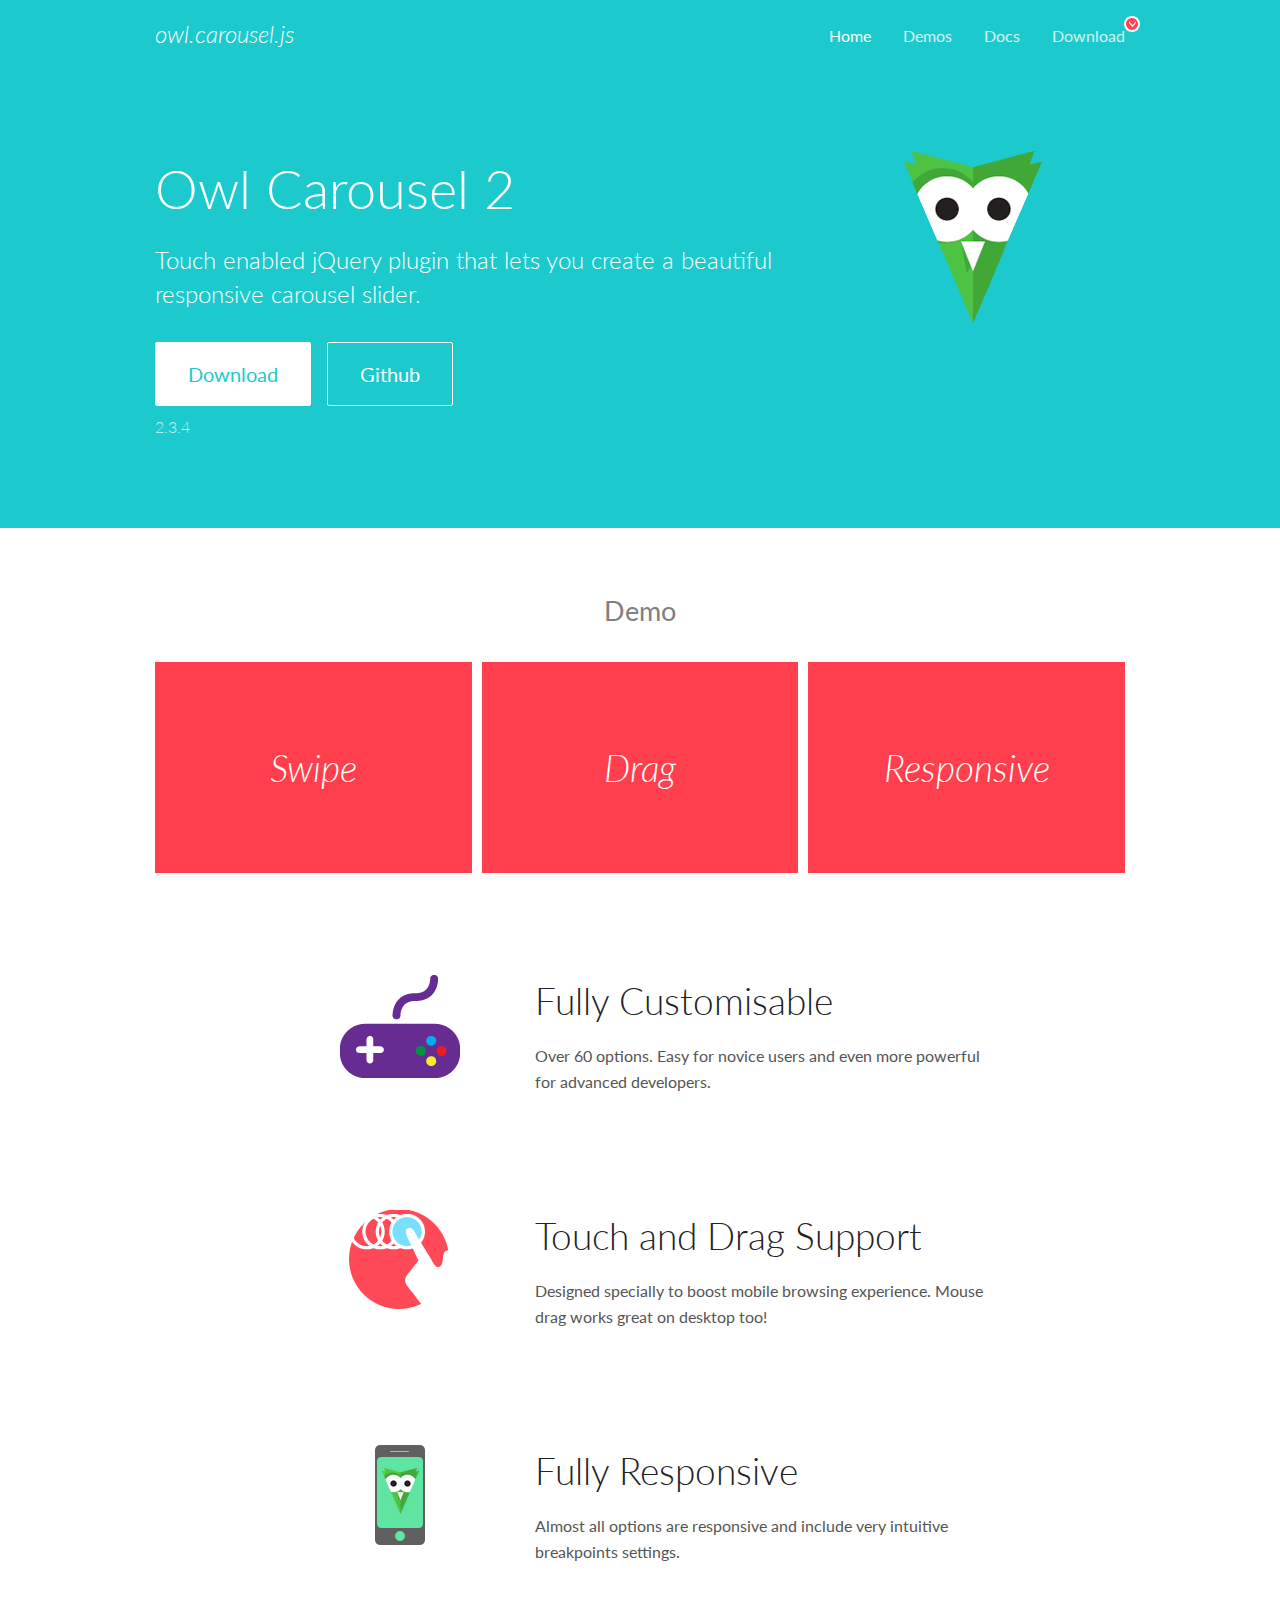
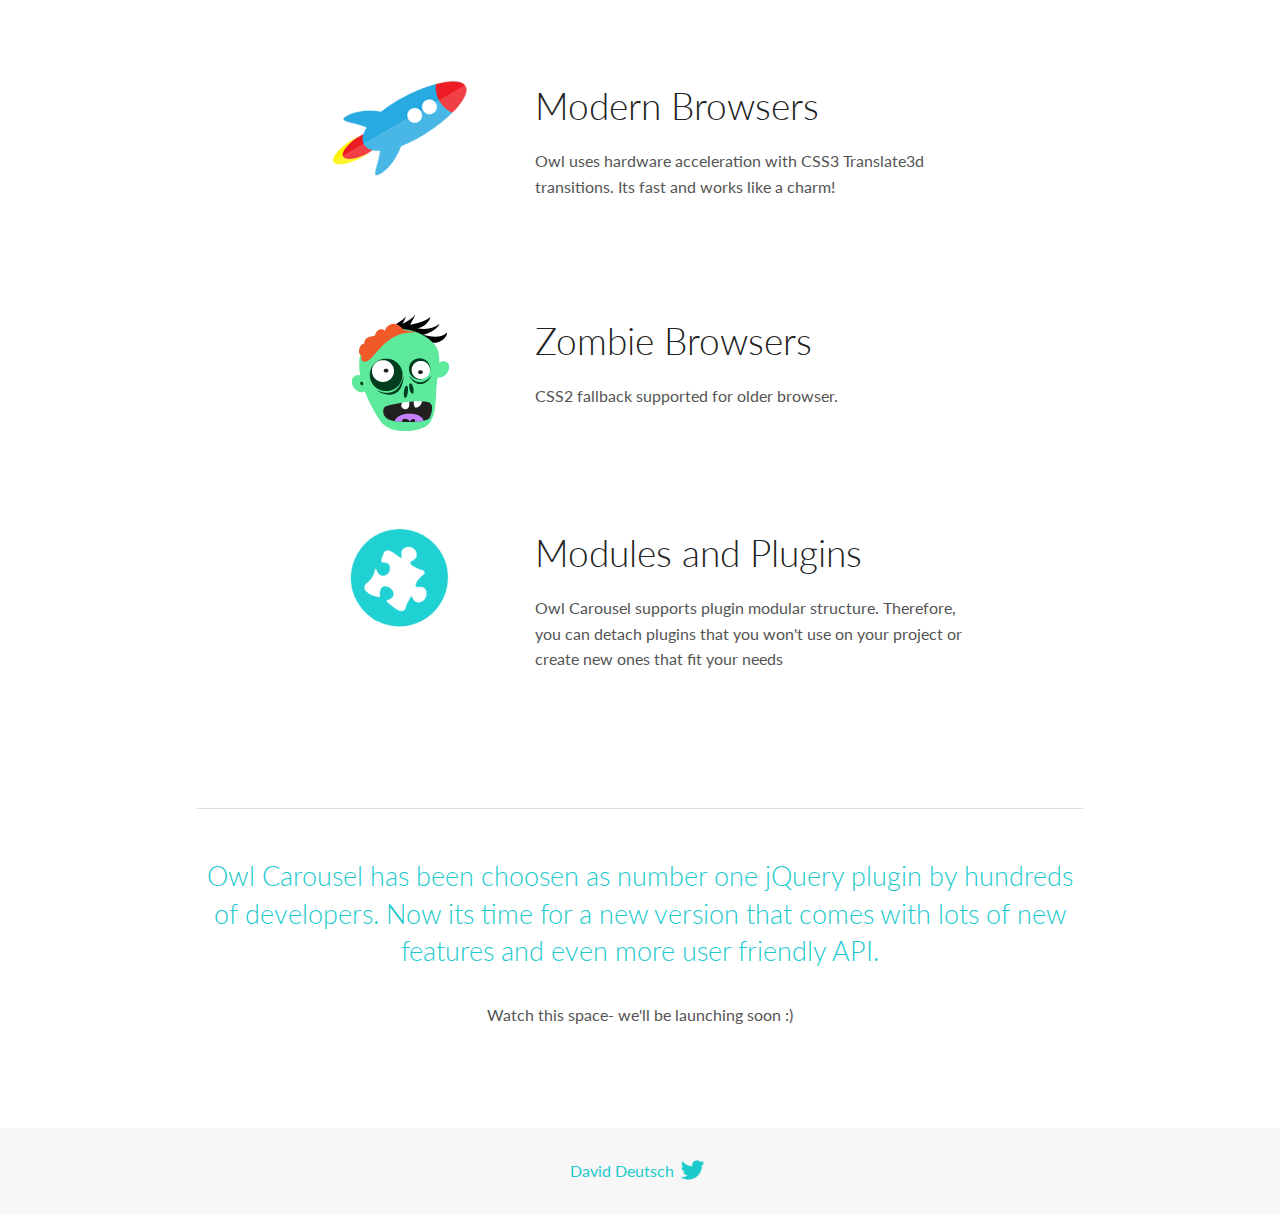
<file: OwlCarousel2-2.3.4/docs/index.html>
<!DOCTYPE html>
<html lang="en">
  <head>

    <!-- head -->
    <meta charset="utf-8">
    <meta name="msapplication-tap-highlight" content="no" />
    <meta name="viewport" content="width=device-width, initial-scale=1.0" />
    <meta name="description" content="Touch enabled jQuery plugin that lets you create beautiful responsive carousel slider.">
    <meta name="author" content="David Deutsch">
    <title>
      Home | Owl Carousel | 2.3.4
    </title>

    <!-- Stylesheets -->
    <link href='https://fonts.googleapis.com/css?family=Lato:300,400,700,400italic,300italic' rel='stylesheet' type='text/css'>
    <link rel="stylesheet" href="assets/css/docs.theme.min.css">

    <!-- Owl Stylesheets -->
    <link rel="stylesheet" href="assets/owlcarousel/assets/owl.carousel.min.css">
    <link rel="stylesheet" href="assets/owlcarousel/assets/owl.theme.default.min.css">

    <!-- HTML5 shim and Respond.js IE8 support of HTML5 elements and media queries -->

    <!--[if lt IE 9]>
      <script src="https://oss.maxcdn.com/libs/html5shiv/3.7.0/html5shiv.js"></script>
      <script src="https://oss.maxcdn.com/libs/respond.js/1.3.0/respond.min.js"></script>
    <![endif]-->

    <!-- Favicons -->
    <link rel="apple-touch-icon-precomposed" sizes="144x144" href="assets/ico/apple-touch-icon-144-precomposed.png">
    <link rel="shortcut icon" href="assets/ico/favicon.png">
    <link rel="shortcut icon" href="favicon.ico">

    <!-- Yeah i know js should not be in header. Its required for demos.-->

    <!-- javascript -->
    <script src="assets/vendors/jquery.min.js"></script>
    <script src="assets/owlcarousel/owl.carousel.js"></script>
  </head>
  <body>

    <!-- header -->
    <header class="header">
      <div class="row">
        <div class="large-12 columns">
          <div class="brand left">
            <h3>
              <a href="/OwlCarousel2/">owl.carousel.js</a> 
            </h3>
          </div>
          <a id="toggle-nav" class="right">
            <span></span> <span></span> <span></span> 
          </a> 
          <div class="nav-bar">
            <ul class="clearfix">
              <li class="active">
                <a href="/OwlCarousel2/index.html">Home</a> 
              </li>
              <li> <a href="/OwlCarousel2/demos/demos.html">Demos</a>  </li>
              <li> <a href="/OwlCarousel2/docs/started-welcome.html">Docs</a>  </li>
              <li>
                <a href="https://github.com/OwlCarousel2/OwlCarousel2/archive/2.3.4.zip">Download</a> 
                <span class="download"></span> 
              </li>
            </ul>
          </div>
        </div>
      </div>
    </header>

    <!-- home panel -->
    <section id="hero">
      <div class="row">
        <div class="large-8 medium-8 columns">
          <h1>Owl Carousel 2</h1>
          <h4>Touch enabled jQuery plugin that lets you create a beautiful responsive carousel slider.</h4>
          <a href="https://github.com/OwlCarousel2/OwlCarousel2/archive/2.3.4.zip" class="hero-button">Download</a> 
          <a href="https://github.com/OwlCarousel2/OwlCarousel2" class="hero-button outline">Github</a> 
          <p>2.3.4</p>
        </div>
        <div class="large-4 medium-4 columns">
          <img class="owl-logo" src="assets/img/owl-logo.png" alt="mr. Owl">
        </div>
      </div>
    </section>

    <!-- body -->
    <div class="home-demo">
      <div class="row">
        <div class="large-12 columns">
          <h3>Demo</h3>
          <div class="owl-carousel">
            <div class="item">
              <h2>Swipe</h2>
            </div>
            <div class="item">
              <h2>Drag</h2>
            </div>
            <div class="item">
              <h2>Responsive</h2>
            </div>
            <div class="item">
              <h2>CSS3</h2>
            </div>
            <div class="item">
              <h2>Fast</h2>
            </div>
            <div class="item">
              <h2>Easy</h2>
            </div>
            <div class="item">
              <h2>Free</h2>
            </div>
            <div class="item">
              <h2>Upgradable</h2>
            </div>
            <div class="item">
              <h2>Tons of options</h2>
            </div>
            <div class="item">
              <h2>Infinity</h2>
            </div>
            <div class="item">
              <h2>Auto Width</h2>
            </div>
          </div>
        </div>
      </div>
    </div>
    <script>
      var owl = $('.owl-carousel');
      owl.owlCarousel({
        margin: 10,
        loop: true,
        responsive: {
          0: {
            items: 1
          },
          600: {
            items: 2
          },
          1000: {
            items: 3
          }
        }
      })
    </script>

    <!-- features -->
    <div id="features">
      <div class="row">
        <div class="small-12 medium-9 small-centered columns">
          <section class="row feature">
            <div class="medium-4 small-12 columns">
              <img src="assets/img/feature-options.png" alt="">
            </div>
            <div class="medium-8 small-12 columns">
              <h2>Fully Customisable</h2>
              <p>Over 60 options. Easy for novice users and even more powerful for advanced developers.</p>
            </div>
          </section>
          <section class="row feature">
            <div class="medium-4 small-12 columns">
              <img src="assets/img/feature-drag.png" alt="">
            </div>
            <div class="medium-8 small-12 columns">
              <h2>Touch and Drag Support</h2>
              <p>Designed specially to boost mobile browsing experience. Mouse drag works great on desktop too!</p>
            </div>
          </section>
          <section class="row feature">
            <div class="medium-4 small-12 columns">
              <img src="assets/img/feature-responsive.png" alt="">
            </div>
            <div class="medium-8 small-12 columns">
              <h2>Fully Responsive</h2>
              <p>Almost all options are responsive and include very intuitive breakpoints settings.</p>
            </div>
          </section>
          <section class="row feature">
            <div class="medium-4 small-12 columns">
              <img src="assets/img/feature-modern.png" alt="">
            </div>
            <div class="medium-8 small-12 columns">
              <h2>Modern Browsers</h2>
              <p>Owl uses hardware acceleration with CSS3 Translate3d transitions. Its fast and works like a charm! </p>
            </div>
          </section>
          <section class="row feature">
            <div class="medium-4 small-12 columns">
              <img src="assets/img/feature-zombie.png" alt="">
            </div>
            <div class="medium-8 small-12 columns">
              <h2>Zombie Browsers</h2>
              <p>CSS2 fallback supported for older browser.</p>
            </div>
          </section>
          <section class="row feature">
            <div class="medium-4 small-12 columns">
              <img src="assets/img/feature-module.png" alt="">
            </div>
            <div class="medium-8 small-12 columns">
              <h2>Modules and Plugins</h2>
              <p>Owl Carousel supports plugin modular structure. Therefore, you can detach plugins that you won&#x27;t use on your project or create new ones that fit your needs</p>
            </div>
          </section>
        </div>
      </div>
    </div>

    <!-- footer -->
    <section id="teaser-text">
      <div class="row">
        <div class="small-12 medium-11 small-centered columns">
          <hr>
          <h3 id="owl-carousel-has-been-choosen-as-number-one-jquery-plugin-by-hundreds-of-developers-now-its-time-for-a-new-version-that-comes-with-lots-of-new-features-and-even-more-user-friendly-api-">Owl Carousel has been choosen as number one jQuery plugin by hundreds of developers. Now its time for a new version that comes with lots of new features and even more user friendly API.</h3>
          <p>Watch this space- we&#39;ll be launching soon :)</p>
        </div>
      </div>
    </section>

    <!-- footer -->
    <footer class="footer">
      <div class="row">
        <div class="large-12 columns">
          <h5>
            <a href="/OwlCarousel2/docs/support-contact.html">David Deutsch</a> 
            <a id="custom-tweet-button" href="https://twitter.com/share?url=https://github.com/OwlCarousel2/OwlCarousel2&text=Owl Carousel - This is so awesome! " target="_blank"></a> 
          </h5>
        </div>
      </div>
    </footer>

    <!-- vendors -->
    <script src="assets/vendors/highlight.js"></script>
    <script src="assets/js/app.js"></script>
  </body>
</html>
</file>
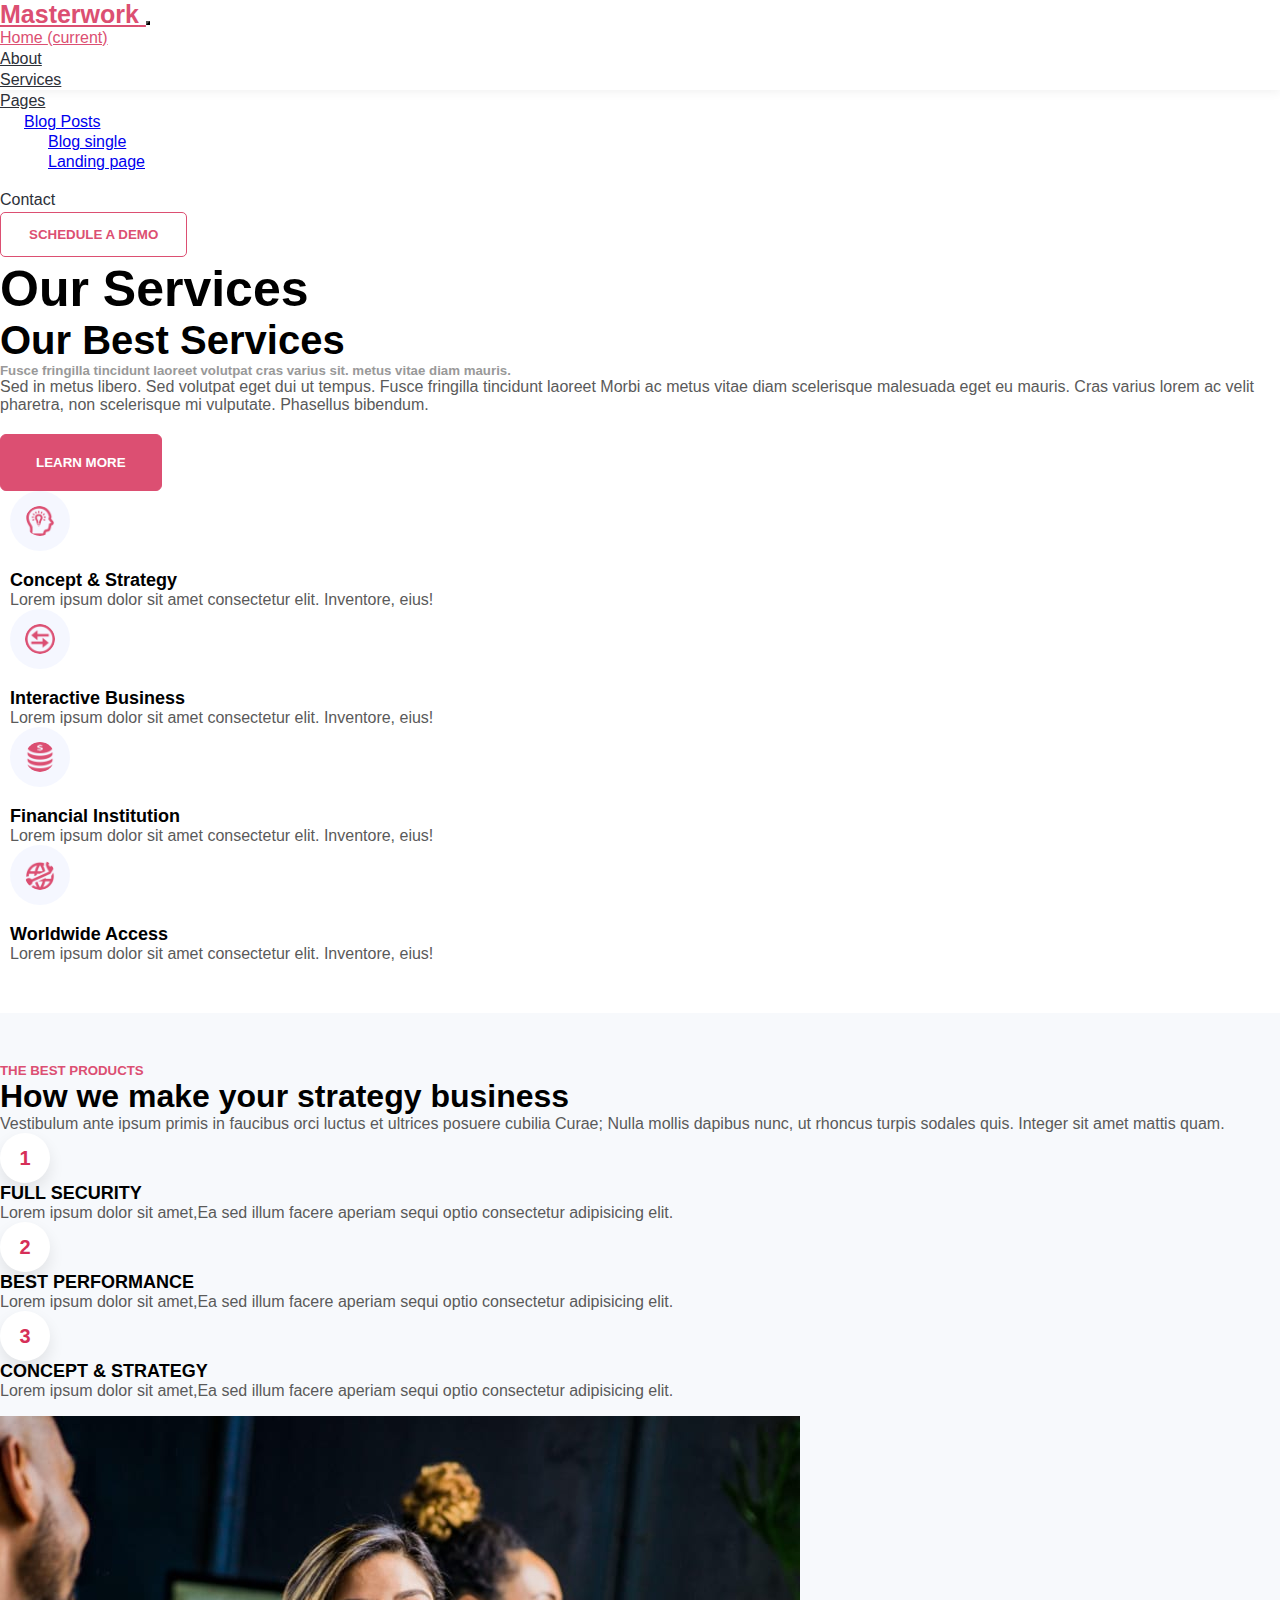
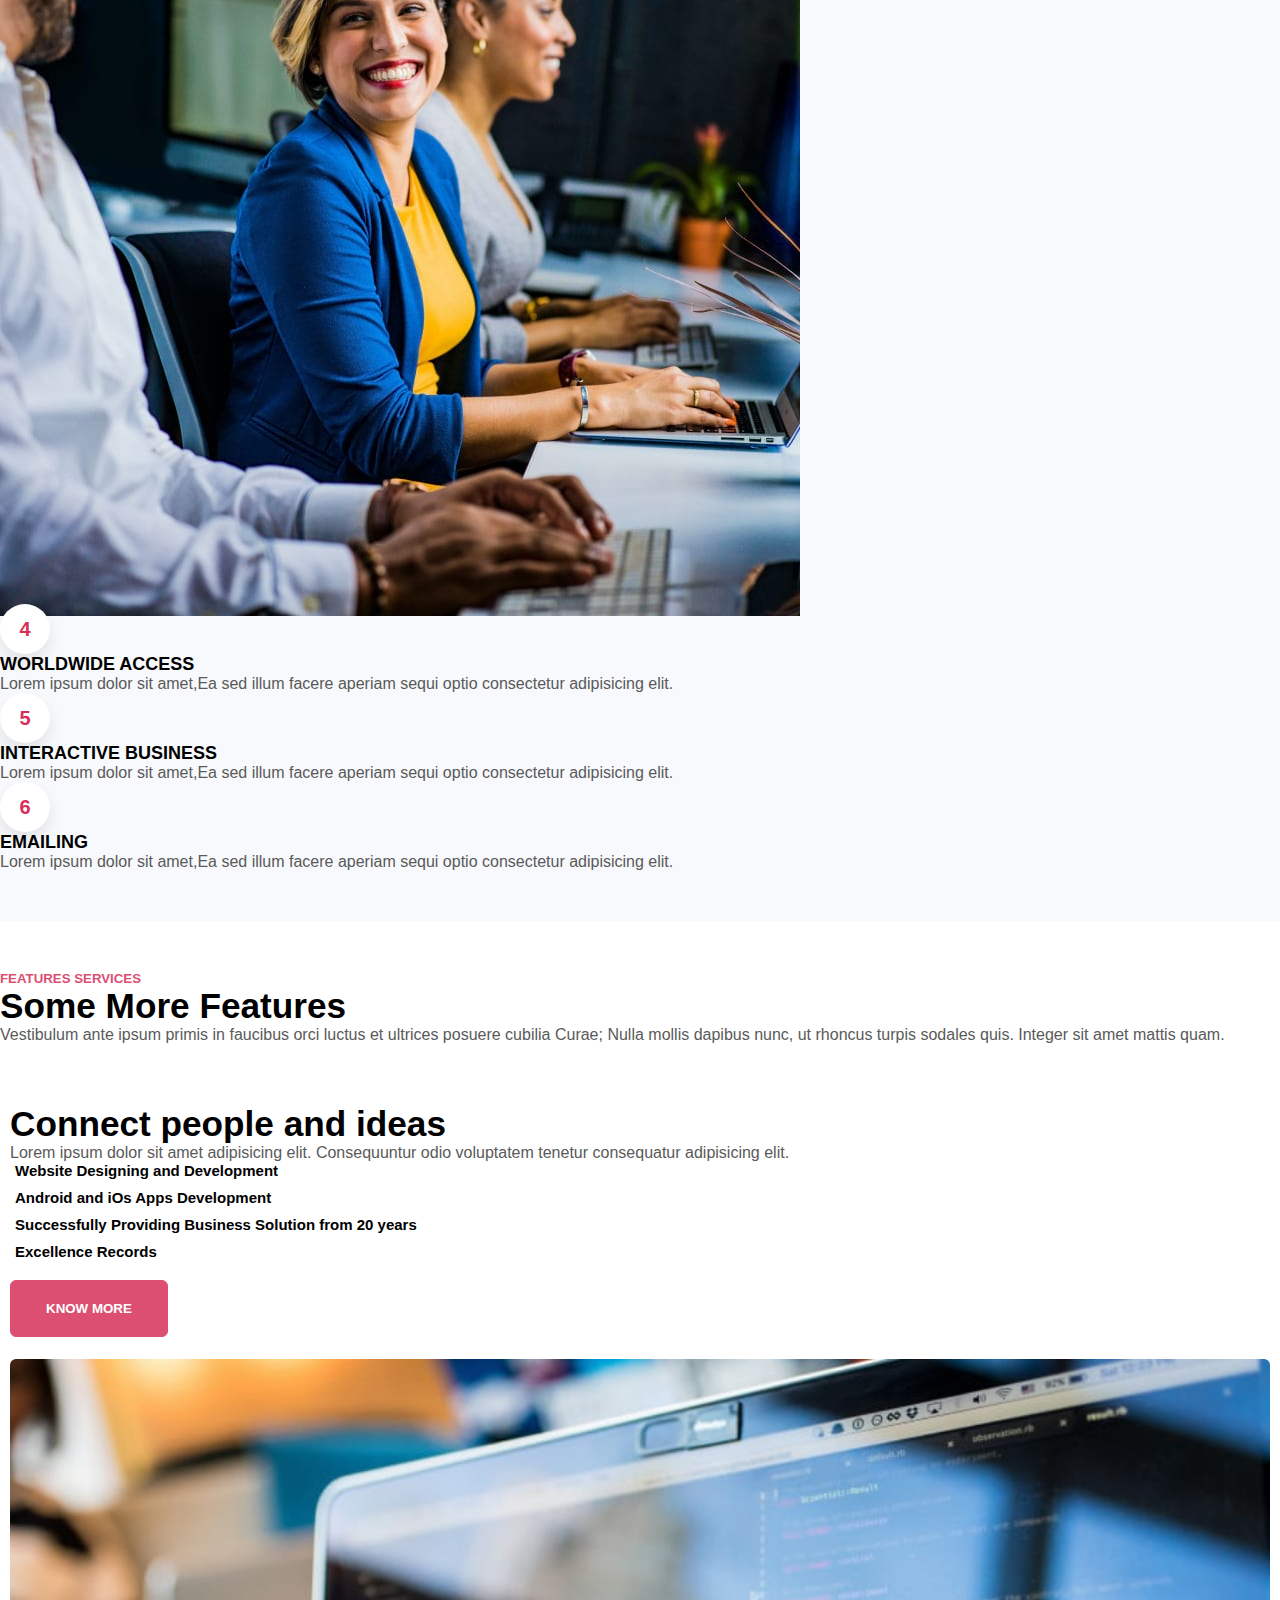
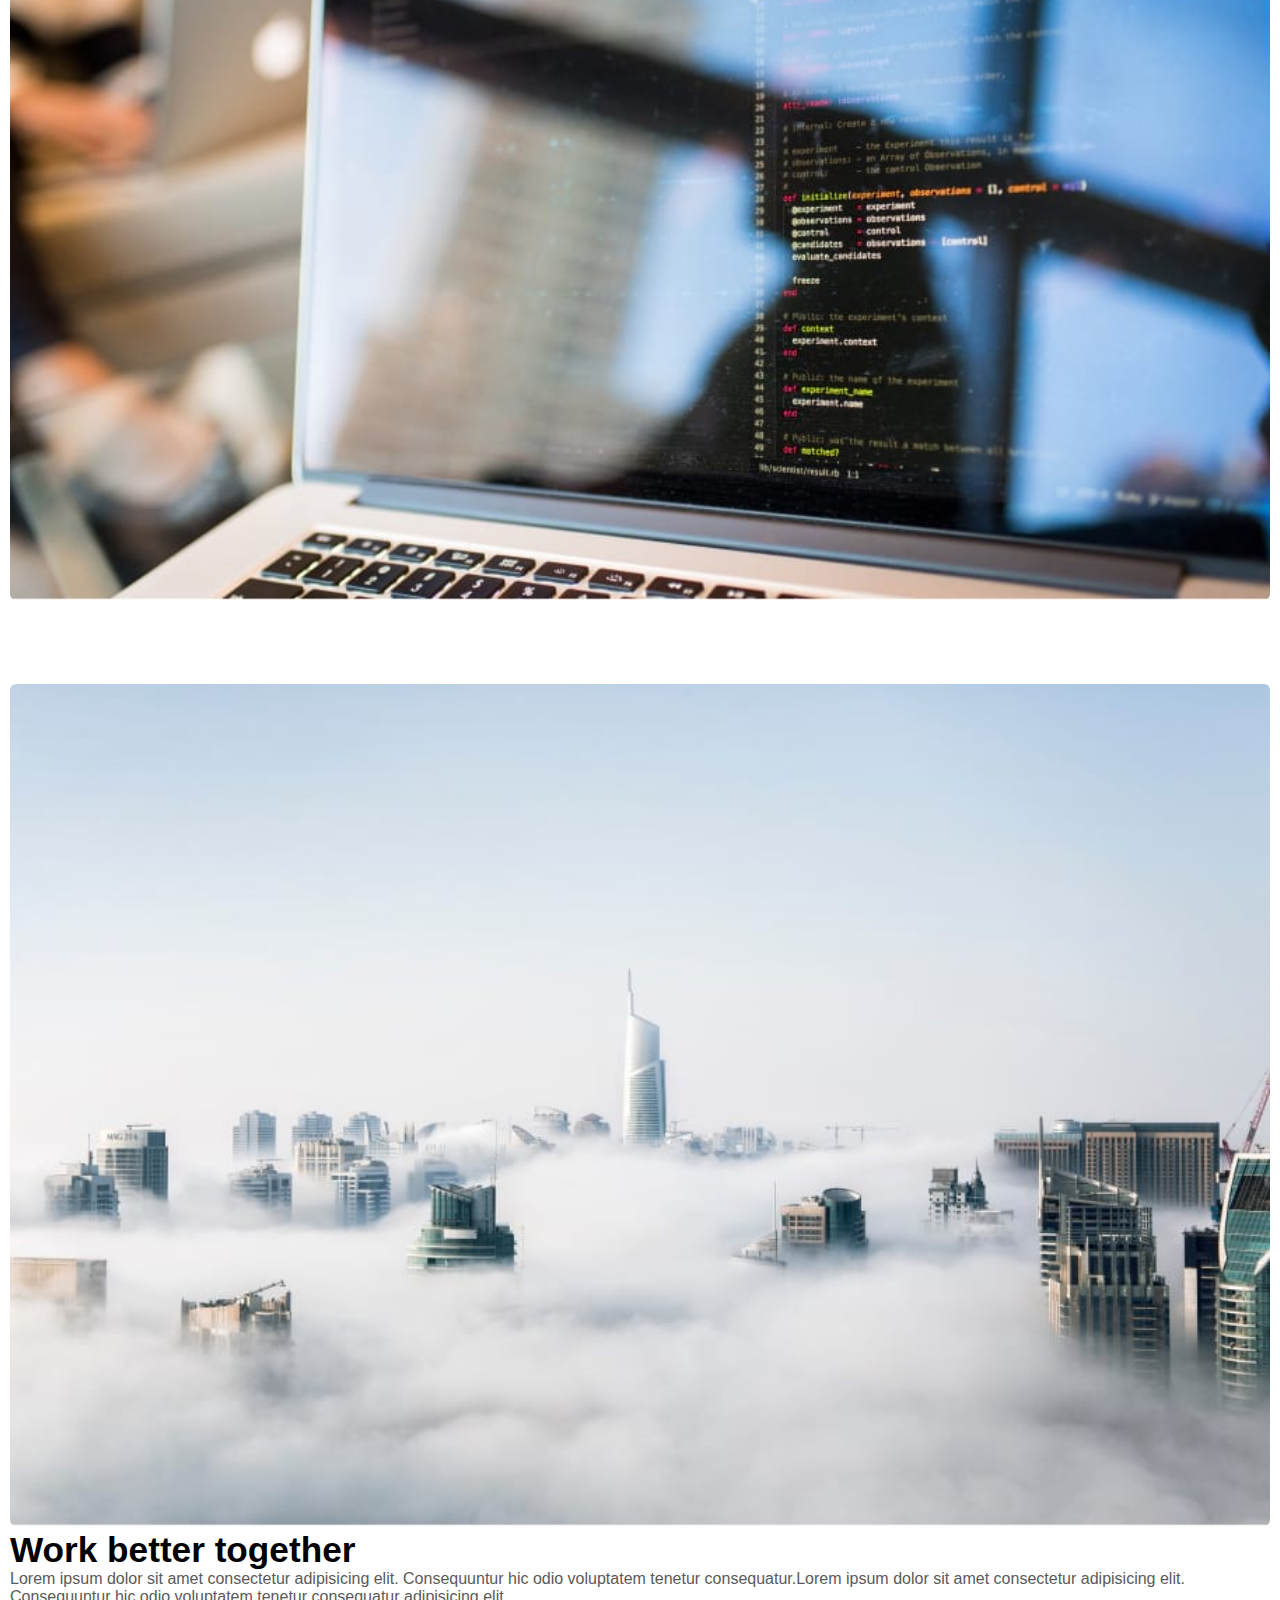
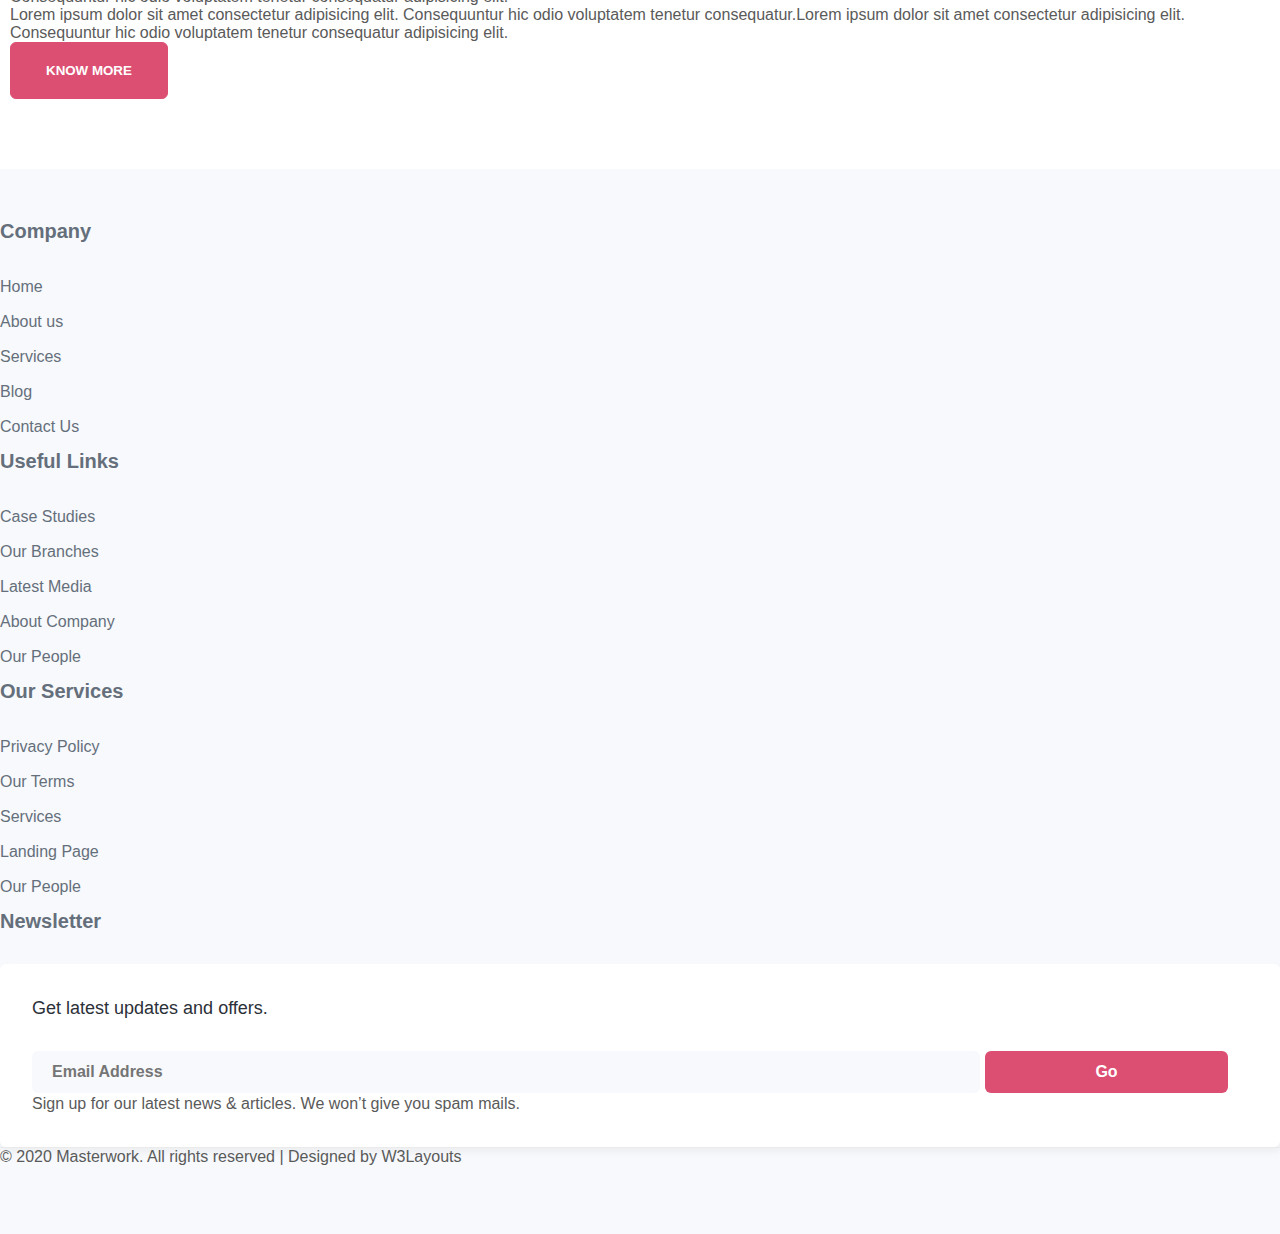
<file: service.html>
<!DOCTYPE html>
<html lang="en">
<head>
    <meta charset="UTF-8">
    <meta http-equiv="X-UA-Compatible" content="IE=edge">
    <meta name="viewport" content="width=device-width, initial-scale=1.0">
    <title>Document</title>
    <!-- Jquery-->
<script src="https://cdn.jsdelivr.net/npm/jquery@3.5.1/dist/jquery.slim.min.js" integrity="sha384-DfXdz2htPH0lsSSs5nCTpuj/zy4C+OGpamoFVy38MVBnE+IbbVYUew+OrCXaRkfj" crossorigin="anonymous"></script>

<!-- BS4 CSS-->
<link rel="stylesheet" href="https://cdn.jsdelivr.net/npm/bootstrap@4.6.2/dist/css/bootstrap.min.css" integrity="sha384-xOolHFLEh07PJGoPkLv1IbcEPTNtaed2xpHsD9ESMhqIYd0nLMwNLD69Npy4HI+N" crossorigin="anonymous">

<!-- Google font -->

<link rel="preconnect" href="https://fonts.googleapis.com">
<link rel="preconnect" href="https://fonts.gstatic.com" crossorigin>
<link href="https://fonts.googleapis.com/css2?family=Hind:wght@300;400;700&display=swap" rel="stylesheet">

<!-- Font awesome -->

<link rel="stylesheet" href="https://cdnjs.cloudflare.com/ajax/libs/font-awesome/6.2.0/css/all.min.css" integrity="sha512-xh6O/CkQoPOWDdYTDqeRdPCVd1SpvCA9XXcUnZS2FmJNp1coAFzvtCN9BmamE+4aHK8yyUHUSCcJHgXloTyT2A==" crossorigin="anonymous" referrerpolicy="no-referrer" />

<!-- Animation -->

<link
    rel="stylesheet"
    href="https://cdnjs.cloudflare.com/ajax/libs/animate.css/4.1.1/animate.min.css"/>

<!-- Owl Carousel -->
<link rel="stylesheet" href="./OwlCarousel2-2.3.4/dist/assets/owl.carousel.min.css" >
<link rel="stylesheet" href="./OwlCarousel2-2.3.4/dist/assets/owl.theme.default.min.css">

<!-- CSS -->
<link rel="stylesheet" href="./CSS/style2.css">
</head>
<body>
    <!-- <span class="one"><i class="fa-solid fa-angles-right"></i></span></a> -->
    <!-- <aside class="aside-wrapper">
      <div>
        <ul>
          <li> <a href="#"> <span><i class="fa-solid fa-angles-right"></i></span></a> </li>
          <hr style="border: 1px solid #a0a5b6; width: 100%;">
          <li> <a href="#"> <i class="fa-solid fa-arrow-left"></i> <br>
            Back </a> </li>
          <li> <a href="#"> <i class="fa-solid fa-download"></i> <br>
            Download </a> </li>
          <li> <a href="#"> <i class="fa-solid fa-cart-shopping"></i> <br>
            Buy </a> </li>
        </ul>
      </div>
      </aside> -->
      <header id="site-header" class="fixed-top">
          <div class="container">
              <nav class="navbar navbar-expand-lg navbar-dark bg-white">
              
                  <a class="navbar-brand" href="#">
                      <i class="fa-regular fa-handshake"></i>
                      <span>Masterwork</span>
                  </a>
                  <button class="navbar-toggler" type="button" data-toggle="collapse" data-target="#portnavbar" aria-controls="navbarSupportedContent" aria-expanded="false" aria-label="Toggle navigation">
                    
                    <span class="navbar_icon navbar_icon2"><i class="fa-solid fa-bars"></i></span>
                  </button>
                
                  <div class="collapse navbar-collapse" id="portnavbar">
                    <ul class="navbar-nav ml-auto align-items-center">
                      <li class="nav-item active">
                        <a class="nav-link home" href="./index.html">Home <span class="sr-only">(current)</span></a>
                      </li>
                      <li class="nav-item">
                        <a class="nav-link" href="./about.html">About</a>
                      </li>
                      <li class="nav-item">
                          <a class="nav-link" href="./service.html">Services</a>
                      </li>
                      <li class="nav-item dropdown">
                        <a class="nav-link dropdown" href="#" role="button" data-toggle="dropdown" aria-expanded="false">
                          Pages
                          <span class="fa fa-angle-down"></span>
                        </a>
                        <div class="dropdown-menu">
                          <a class="dropdown-item" href="#">Blog Posts</a>
                          <a class="dropdown-item" href="#">Blog single</a>
                          <a class="dropdown-item" href="#">Landing page</a>
                        </div>
                      </li>
                      <li class="nav-item">
                          <a class="nav-link">Contact</a>
                      </li>
                      <button class="button1">
                          SCHEDULE A DEMO
                      </button>                                  
                    </ul>            
                      
                  </div>                
              </nav>
          </div>        
      </header>
      <section id="carousel2" class="carousel">
        <div class="container">
            <div class="title text-center mb-5">
                <h1>Our Services</h1>
            </div>
            <div class="row">
                <div class="col-12 col-md-6 carousel__left mb-5">
                    <div class="content">
                        <h3>Our Best Services</h3>
                        <h5 class="mt-4">Fusce fringilla tincidunt laoreet volutpat cras varius sit. metus vitae diam mauris.</h5>
                        <p class="mt-4">Sed in metus libero. Sed volutpat eget dui ut tempus. Fusce fringilla tincidunt laoreet Morbi ac metus vitae diam scelerisque malesuada eget eu mauris. Cras varius lorem ac velit pharetra, non scelerisque mi vulputate. Phasellus bibendum.</p>
                    </div>
                    <div class="button">
                        <button>LEARN MORE</button>
                    </div>
                </div>
                <div class="col-12 col-md-6 carousel__right">
                    <div class="row">
                        <div class="item col-6">
                            <div class="card-body">
                                <img src="./image/service-icon1.png" alt="...">
                                <h4 class="card-title">Concept & Strategy</h4>
                                <p class="card-text">Lorem ipsum dolor sit amet consectetur elit. Inventore, eius!</p>
                              </div>
                        </div>
                        <div class="item col-6">
                            <div class="card-body">
                                <img src="./image/service-icon2.png" alt="...">
                                <h4 class="card-title">Interactive Business</h4>
                                <p class="card-text">Lorem ipsum dolor sit amet consectetur elit. Inventore, eius!</p>
                            </div>
                        </div>
                        <div class="item col-6 mt-5">
                            <div class="card-body">
                                <img src="./image/service-icon3.png" alt="...">
                                <h4 class="card-title">Financial Institution</h4>
                                <p class="card-text">Lorem ipsum dolor sit amet consectetur elit. Inventore, eius!</p>
                            </div>
                        </div>
                        <div class="item col-6 mt-5">
                            <div class="card-body">
                                <img src="./image/service-icon4.png" alt="...">
                                <h4 class="card-title">Worldwide Access</h4>
                                <p class="card-text">Lorem ipsum dolor sit amet consectetur elit. Inventore, eius!</p>
                            </div>
                        </div>
                    </div>
                </div>
            </div>
        </div>
      </section>
      <section id="best2" class="best">
        <div class="container">
            <div class="tittle text-center">
                <h5>THE BEST PRODUCTS</h5>
                <h1>How we make your strategy business</h1>
                <p>Vestibulum ante ipsum primis in faucibus orci luctus et ultrices posuere cubilia Curae; Nulla mollis dapibus nunc, ut rhoncus turpis sodales quis. Integer sit amet mattis quam.</p>
            </div>
            <div class="row">
                <div class="col-12 col-lg-4 mobile-left">
                    <div class="row mobile-left-content mb-lg-5 mb-4">
                        <div class="col-2">
                            <div class="mobileicon">
                                <span>1</span>
                            </div>
                        </div>
                        <div class="col-10">
                            <h6><a href="#">FULL SECURITY</a></h6>
                            <p>Lorem ipsum dolor sit amet,Ea sed illum facere aperiam sequi optio consectetur adipisicing elit.</p>
                        </div>
                    </div>
                    <div class="row mobile-left-content mb-lg-5 mb-4">
                        <div class="col-2">
                            <div class="mobileicon">
                                <span>2</span>
                            </div>
                        </div>
                        <div class="col-10">
                            <h6><a href="#">BEST PERFORMANCE</a></h6>
                            <p>Lorem ipsum dolor sit amet,Ea sed illum facere aperiam sequi optio consectetur adipisicing elit.</p>
                        </div>
                    </div>
                    <div class="row mobile-left-content mb-lg-5 mb-4">
                        <div class="col-2">
                            <div class="mobileicon">
                                <span>3</span>
                            </div>
                        </div>
                        <div class="col-10">
                            <h6><a href="#">CONCEPT & STRATEGY</a></h6>
                            <p>Lorem ipsum dolor sit amet,Ea sed illum facere aperiam sequi optio consectetur adipisicing elit.</p>
                        </div>
                    </div>
                </div>
                <div class="col-12 col-lg-4 text-center mb-5">
                    <img src="./image/service-circle.jpg" class="img-curve rounded-circle service-img img-fluid" alt="">
                </div>
                <div class="col-12 col-lg-4 mobile-right">
                    <div class="row mobile-right-content mb-lg-5 mb-4">
                        <div class="col-2">
                            <div class="mobileicon">
                                <span>4</span>
                            </div>
                        </div>
                        <div class="col-10">
                            <h6><a href="#">WORLDWIDE ACCESS</a></h6>
                            <p>Lorem ipsum dolor sit amet,Ea sed illum facere aperiam sequi optio consectetur adipisicing elit.</p>
                        </div>
                    </div>
                    <div class="row mobile-right-content mb-lg-5 mb-4">
                        <div class="col-2">
                            <div class="mobileicon">
                                <span>5</span>
                            </div>
                        </div>
                        <div class="col-10">
                            <h6><a href="#">INTERACTIVE BUSINESS</a></h6>
                            <p>Lorem ipsum dolor sit amet,Ea sed illum facere aperiam sequi optio consectetur adipisicing elit.</p>
                        </div>
                    </div>
                    <div class="row mobile-right-content mb-lg-5 mb-4">
                        <div class="col-2">
                            <div class="mobileicon">
                                <span>6</span>
                            </div>
                        </div>
                        <div class="col-10">
                            <h6><a href="#">EMAILING</a></h6>
                            <p>Lorem ipsum dolor sit amet,Ea sed illum facere aperiam sequi optio consectetur adipisicing elit.</p>
                        </div>
                    </div>
                </div>
            </div>
        </div>
            
      </section>
      <section id="feature2" class="feature">
        <div class="container">
            <div class="tittle text-center">
                <h5>FEATURES SERVICES</h5>
                <h1>Some More Features</h1>
                <p>Vestibulum ante ipsum primis in faucibus orci luctus et ultrices posuere cubilia Curae; Nulla mollis dapibus nunc, ut rhoncus turpis sodales quis. Integer sit amet mattis quam.</p>
            </div>
            <div class="row">
                <div class="col-12 col-lg-6 text-left">
                    <div class="card card-left">
                        <div class="card-body">
                          <h1 class="card-title">Connect people and ideas</h1>
                          <p class="card-text">Lorem ipsum dolor sit amet adipisicing elit. Consequuntur odio voluptatem tenetur consequatur adipisicing elit.</p>
                          <div class="note">
                              <ul>
                                  <li><span><i class="fa-solid fa-check"></i> Website Designing and Development </span></li>
                                  <li><span><i class="fa-solid fa-check"></i> Android and iOs Apps Development </span></li>
                                  <li><span><i class="fa-solid fa-check"></i> Successfully Providing Business Solution from 20 years </span></li>
                                  <li><span><i class="fa-solid fa-check"></i> Excellence Records </span></li>
                              </ul>                       
                          </div>
                          <button> KNOW MORE </button>
                        </div>
                        <div class="picture">
                            <img src="./image/b1.jpg" alt="">
                        </div>
                    </div>
                </div>
                <div class="col-12 col-lg-6 ">
                    <div class="card card-right">
                        <div class="picture">
                            <img src="./image/b2.jpg" alt="">
                        </div>
                        <div class="card-body text-left">
                          <h1 class="card-title mt-5">Work better together</h1>
                          <p class="card-text">Lorem ipsum dolor sit amet consectetur adipisicing elit. Consequuntur hic odio voluptatem tenetur consequatur.Lorem ipsum dolor sit amet consectetur adipisicing elit. Consequuntur hic odio voluptatem tenetur consequatur adipisicing elit.</p>
                          <p>Lorem ipsum dolor sit amet consectetur adipisicing elit. Consequuntur hic odio voluptatem tenetur consequatur.Lorem ipsum dolor sit amet consectetur adipisicing elit. Consequuntur hic odio voluptatem tenetur consequatur adipisicing elit.</p>
                          <button> KNOW MORE </button>
                        </div>
                    </div>
                </div>
            </div>
        </div>
      </section>
      <section class="footer">
        <div class="container">
          <div class="row">
            <div class="col-lg-6 column">
              <div class="row">
                <div class="col-md-4 column">
                  <h3>Company</h3>
                  <ul class="footer-gd-16">
                    <li><a href="#">Home</a></li>
                    <li><a href="#">About us</a></li>
                    <li><a href="#">Services</a></li>
                    <li><a href="#">Blog</a></li>
                    <li><a href="#">Contact Us</a></li>
                  </ul>
                </div>
                <div class="col-md-4 column mt-md-0 mt-4">
                  <h3>Useful Links</h3>
                  <ul class="footer-gd-16">
                    <li><a href="#">Case Studies</a></li>
                    <li><a href="#">Our Branches</a></li>
                    <li><a href="#">Latest Media</a></li>
                    <li><a href="#">About Company</a></li>
                    <li><a href="#">Our People</a></li>
                  </ul>
                </div>
                <div class="col-md-4 column mt-md-0 mt-4">
                  <h3>Our Services</h3>
                  <ul class="footer-gd-16">
                    <li><a href="#">Privacy Policy</a></li>
                    <li><a href="#">Our Terms</a></li>
                    <li><a href="#">Services</a></li>
                    <li><a href="#">Landing Page</a></li>
                    <li><a href="#">Our People</a></li>
                  </ul>
                </div>
              </div>
            </div>
            <div class="col-lg-6 col-md-12 column pl-lg-5 column4 mt-lg-0 mt-5">
              <h3>Newsletter</h3>
              <div class="end-column">
                <h4>Get latest updates and offers.</h4>
                <form action="#" class="subscribe" method="post">
                  <input type="email" name="email" placeholder="Email Address" required="">
                  <button type="submit">Go</button>
                </form>
                <p><p>Sign up for our latest news &amp; articles. We won’t give you spam mails.</p></p>
              </div>
            </div>
          </div>
          <div class="d-flex below-section justify-content-between align-items-center pt-4 mt-5">
            <div class="columns text-lg-left text-center">
              <p>© 2020 Masterwork. All rights reserved | Designed by W3Layouts</a></p>
            </div>
            <div class="columns-2 mt-lg-0 mt-3">
              <ul class="social">
                <li><a href="#"><span <i class="fa-brands fa-facebook-f"></i></span></a>
                </li>
                <li><a href="#"><span <i class="fa-brands fa-linkedin-in"></i></span></a>
                </li>
                <li><a href="#"><span <i class="fa-brands fa-twitter"></i></span></a>
                </li>
                <li><a href="#"><span <i class="fa-brands fa-google-plus-g"></i></i></span></a>
                </li>
                <li><a href="#"><span <i class="fa-brands fa-github"></i></span></a>
                </li>
              </ul>
            </div>
          </div>
        </div>
      </section>

      

      <!-- BACK TO TOP -->
  <a href="#site-header" class="backToTop cd-top text-replace js-cd-top">
    <i class="fa-solid fa-angle-up"></i>
  </a>
  <script src="./js/util.js"></script>
  <script src="./js/main.js"></script>


  <!-- BS4 JS -->
<script src="https://cdn.jsdelivr.net/npm/jquery@3.5.1/dist/jquery.slim.min.js" integrity="sha384-DfXdz2htPH0lsSSs5nCTpuj/zy4C+OGpamoFVy38MVBnE+IbbVYUew+OrCXaRkfj" crossorigin="anonymous"></script>
<script src="https://cdn.jsdelivr.net/npm/bootstrap@4.6.2/dist/js/bootstrap.bundle.min.js" integrity="sha384-Fy6S3B9q64WdZWQUiU+q4/2Lc9npb8tCaSX9FK7E8HnRr0Jz8D6OP9dO5Vg3Q9ct" crossorigin="anonymous"></script>


<!-- header fixed top -->

<script>
  $(window).on("scroll", function () {
    var scroll = $(window).scrollTop();

    if (scroll >= 80) {
      $("#site-header").addClass("nav-fixed");
    } else {
      $("#site-header").removeClass("nav-fixed");
    }
  });

  //Main navigation Active Class Add Remove
  $(".navbar-toggler").on("click", function () {
    $("header").toggleClass("active");
  });
  $(document).on("ready", function () {
    if ($(window).width() > 991) {
      $("header").removeClass("active");
    }
    $(window).on("resize", function () {
      if ($(window).width() > 991) {
        $("header").removeClass("active");
      }
    });
  });
</script>


</body>
</html>
</file>
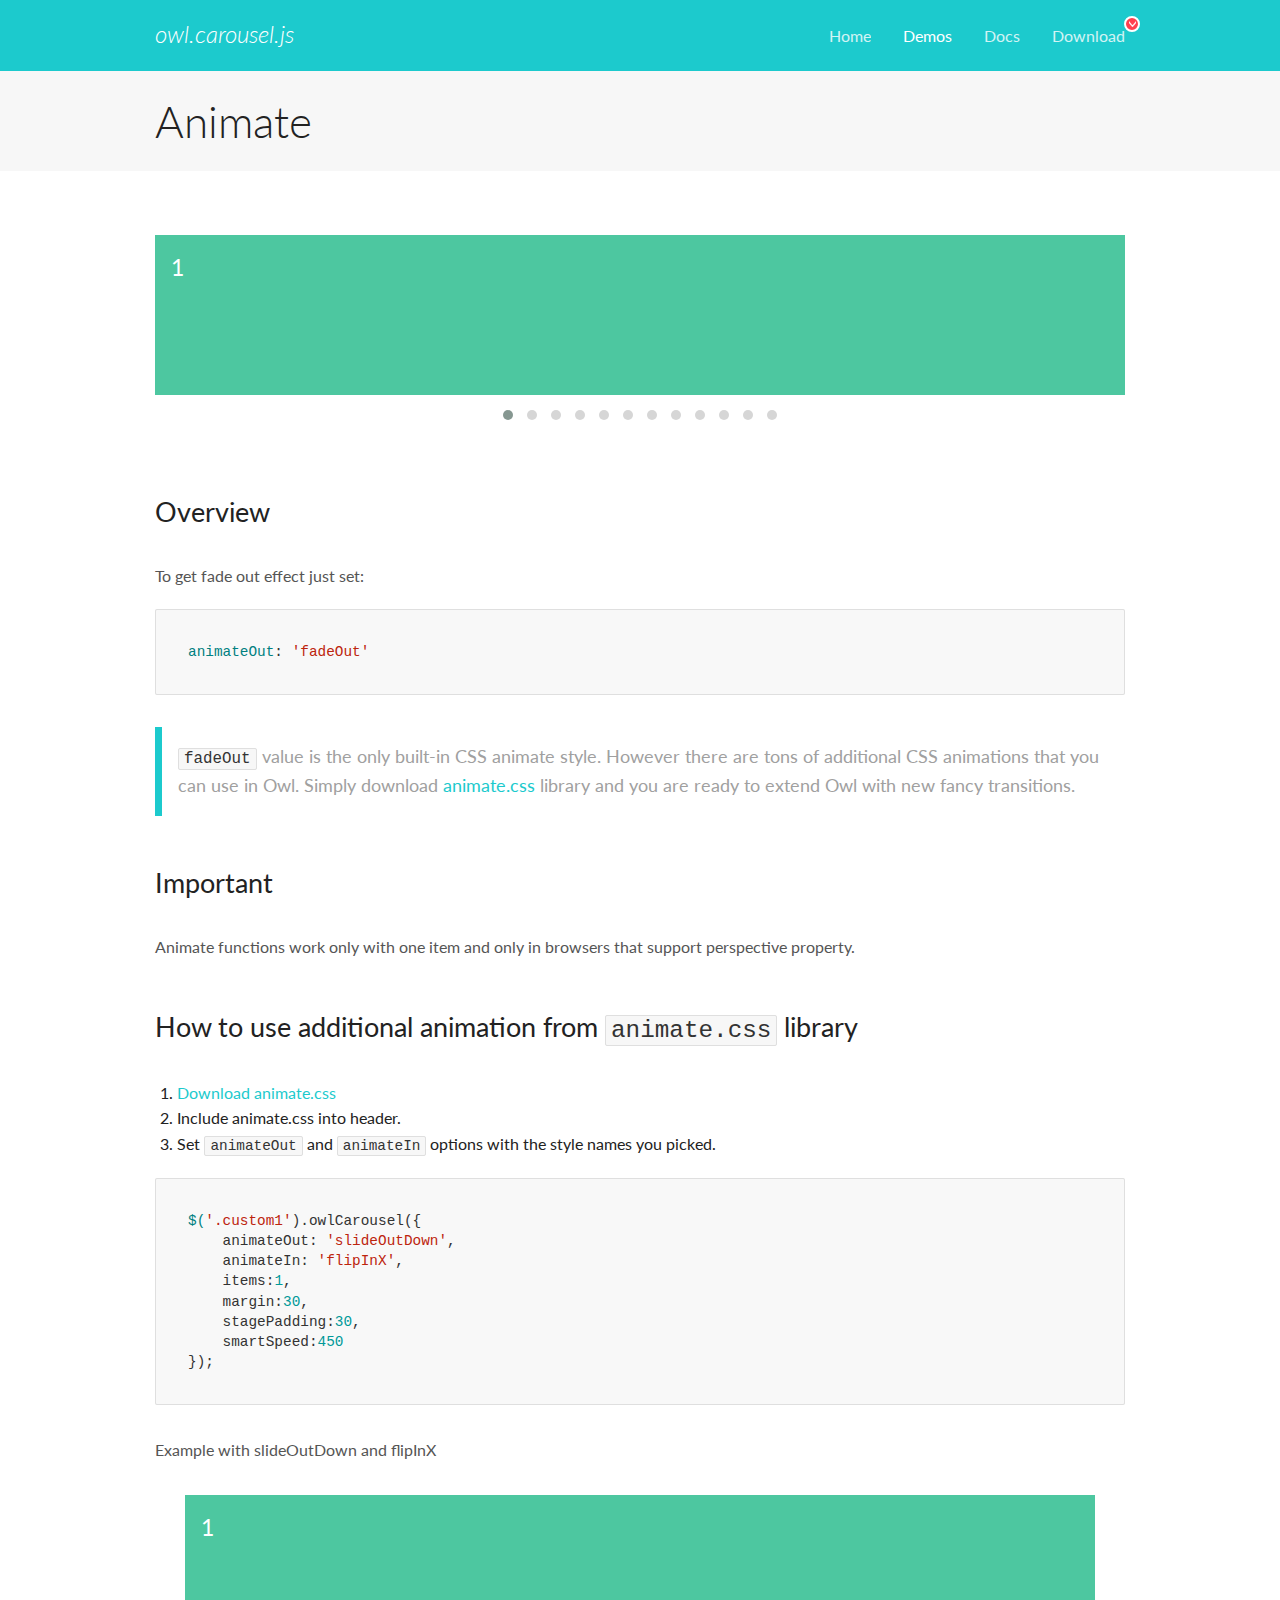
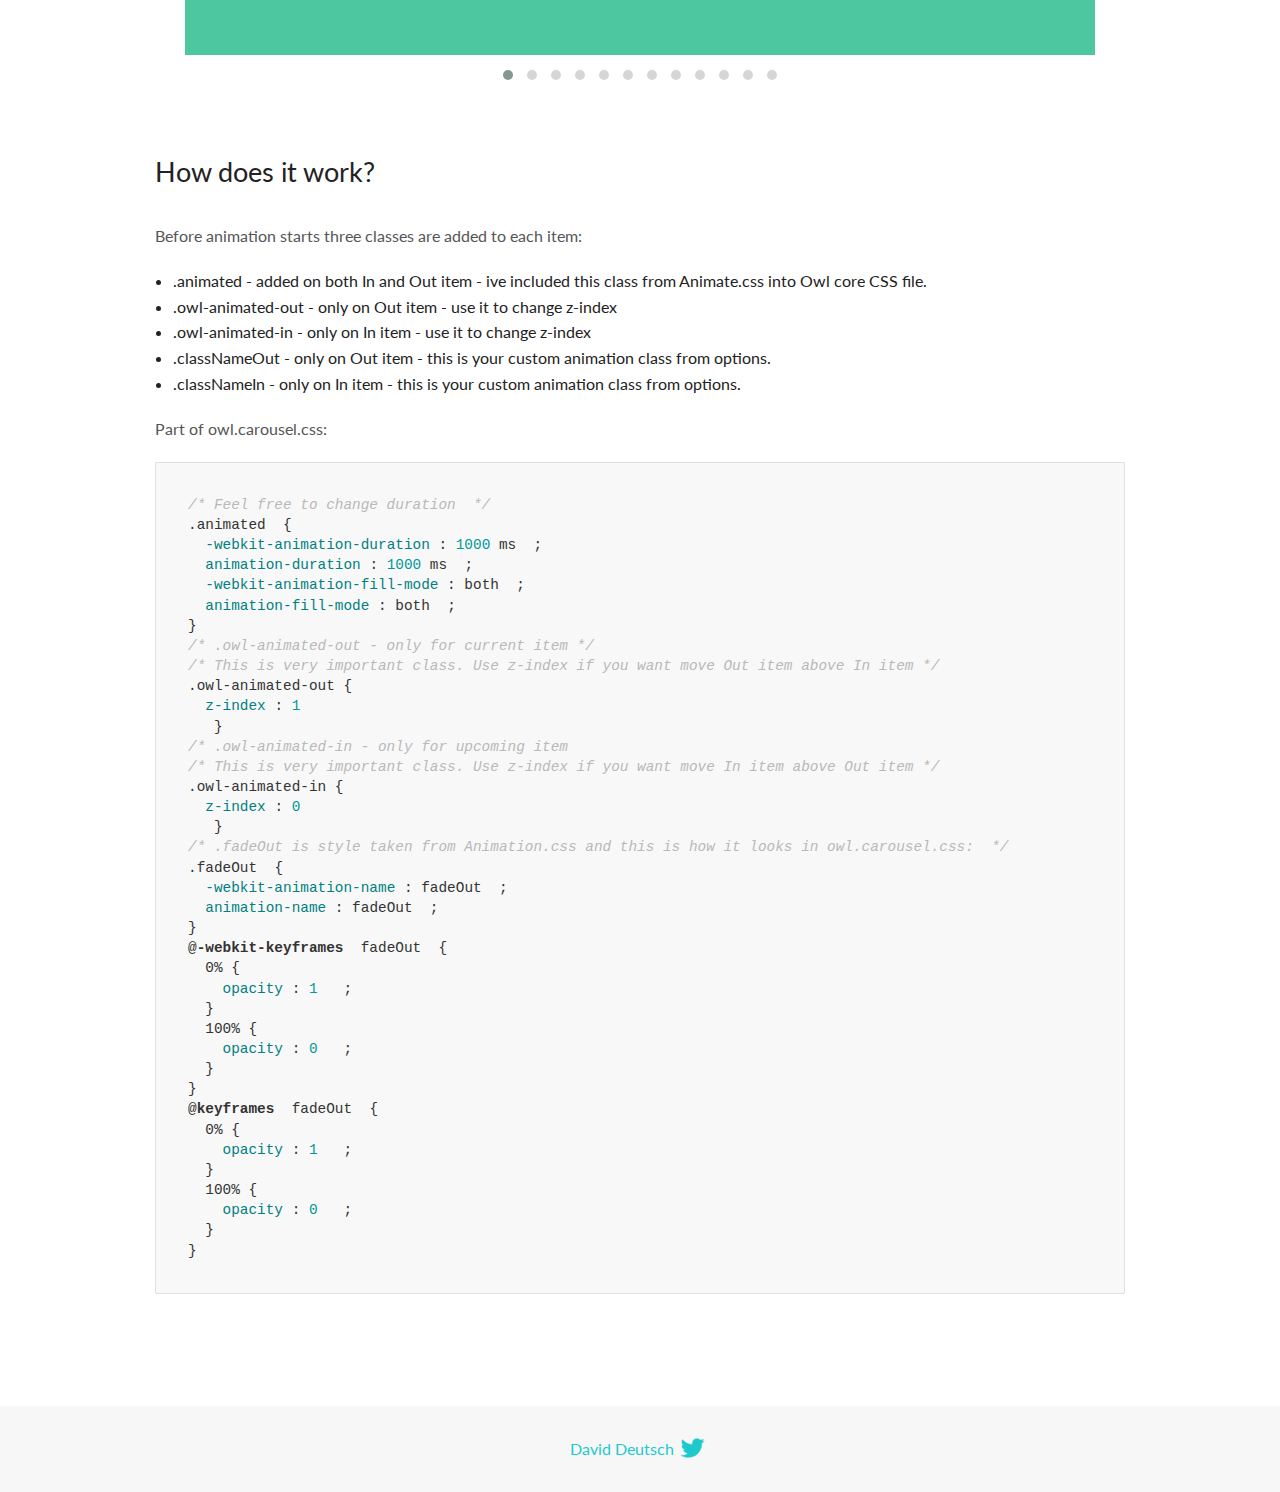
<file: OwlCarousel2-2.3.4/docs/demos/animate.html>
<!DOCTYPE html>
<html lang="en">
  <head>

    <!-- head -->
    <meta charset="utf-8">
    <meta name="msapplication-tap-highlight" content="no" />
    <meta name="viewport" content="width=device-width, initial-scale=1.0" />
    <meta name="description" content="Animate carousel">
    <meta name="author" content="David Deutsch">
    <title>
      Animate Demo | Owl Carousel | 2.3.4
    </title>

    <!-- Stylesheets -->
    <link href='https://fonts.googleapis.com/css?family=Lato:300,400,700,400italic,300italic' rel='stylesheet' type='text/css'>
    <link rel="stylesheet" href="../assets/css/docs.theme.min.css">

    <!-- Owl Stylesheets -->
    <link rel="stylesheet" href="../assets/owlcarousel/assets/owl.carousel.min.css">
    <link rel="stylesheet" href="../assets/owlcarousel/assets/owl.theme.default.min.css">

    <!-- HTML5 shim and Respond.js IE8 support of HTML5 elements and media queries -->

    <!--[if lt IE 9]>
      <script src="https://oss.maxcdn.com/libs/html5shiv/3.7.0/html5shiv.js"></script>
      <script src="https://oss.maxcdn.com/libs/respond.js/1.3.0/respond.min.js"></script>
    <![endif]-->

    <!-- Favicons -->
    <link rel="apple-touch-icon-precomposed" sizes="144x144" href="../assets/ico/apple-touch-icon-144-precomposed.png">
    <link rel="shortcut icon" href="../assets/ico/favicon.png">
    <link rel="shortcut icon" href="favicon.ico">

    <!-- Yeah i know js should not be in header. Its required for demos.-->

    <!-- javascript -->
    <script src="../assets/vendors/jquery.min.js"></script>
    <script src="../assets/owlcarousel/owl.carousel.js"></script>
  </head>
  <body>

    <!-- header -->
    <header class="header">
      <div class="row">
        <div class="large-12 columns">
          <div class="brand left">
            <h3>
              <a href="/OwlCarousel2/">owl.carousel.js</a> 
            </h3>
          </div>
          <a id="toggle-nav" class="right">
            <span></span> <span></span> <span></span> 
          </a> 
          <div class="nav-bar">
            <ul class="clearfix">
              <li> <a href="/OwlCarousel2/index.html">Home</a>  </li>
              <li class="active">
                <a href="/OwlCarousel2/demos/demos.html">Demos</a> 
              </li>
              <li> <a href="/OwlCarousel2/docs/started-welcome.html">Docs</a>  </li>
              <li>
                <a href="https://github.com/OwlCarousel2/OwlCarousel2/archive/2.3.4.zip">Download</a> 
                <span class="download"></span> 
              </li>
            </ul>
          </div>
        </div>
      </div>
    </header>

    <!-- title -->
    <section class="title">
      <div class="row">
        <div class="large-12 columns">
          <h1>Animate</h1>
        </div>
      </div>
    </section>

    <!--  Demos -->
    <section id="demos">
      <div class="row">
        <div class="large-12 columns">
          <div class="fadeOut owl-carousel owl-theme">
            <div class="item">
              <h4>1</h4>
            </div>
            <div class="item">
              <h4>2</h4>
            </div>
            <div class="item">
              <h4>3</h4>
            </div>
            <div class="item">
              <h4>4</h4>
            </div>
            <div class="item">
              <h4>5</h4>
            </div>
            <div class="item">
              <h4>6</h4>
            </div>
            <div class="item">
              <h4>7</h4>
            </div>
            <div class="item">
              <h4>8</h4>
            </div>
            <div class="item">
              <h4>9</h4>
            </div>
            <div class="item">
              <h4>10</h4>
            </div>
            <div class="item">
              <h4>11</h4>
            </div>
            <div class="item">
              <h4>12</h4>
            </div>
          </div>
          <h3 id="overview">Overview</h3>
          <p>To get fade out effect just set:</p>
          <pre><code>animateOut: &#39;fadeOut&#39;</code></pre>
          <blockquote>
            <p><code>fadeOut</code> value is the only built-in CSS animate style. However there are tons of additional CSS animations that you can use in Owl. Simply download
              <a href="https://daneden.github.io/animate.css/">animate.css</a>  library and you are ready to extend Owl with new fancy transitions.</p>
          </blockquote>
          <h3 id="important">Important</h3>
          <p>Animate functions work only with one item and only in browsers that support perspective property.</p>
          <h3 id="how-to-use-additional-animation-from-animate-css-library">How to use additional animation from <code>animate.css</code> library</h3>
          <ol>
            <li> <a href="https://daneden.github.io/animate.css/">Download animate.css</a>  </li>
            <li>Include animate.css into header.</li>
            <li>Set <code>animateOut</code> and <code>animateIn</code> options with the style names you picked.</li>
          </ol>
          <pre><code>$(&#39;.custom1&#39;).owlCarousel({
    animateOut: &#39;slideOutDown&#39;,
    animateIn: &#39;flipInX&#39;,
    items:1,
    margin:30,
    stagePadding:30,
    smartSpeed:450
});</code></pre>
          <p>Example with slideOutDown and flipInX</p>
          <div class="custom1 owl-carousel owl-theme">
            <div class="item">
              <h4>1</h4>
            </div>
            <div class="item">
              <h4>2</h4>
            </div>
            <div class="item">
              <h4>3</h4>
            </div>
            <div class="item">
              <h4>4</h4>
            </div>
            <div class="item">
              <h4>5</h4>
            </div>
            <div class="item">
              <h4>6</h4>
            </div>
            <div class="item">
              <h4>7</h4>
            </div>
            <div class="item">
              <h4>8</h4>
            </div>
            <div class="item">
              <h4>9</h4>
            </div>
            <div class="item">
              <h4>10</h4>
            </div>
            <div class="item">
              <h4>11</h4>
            </div>
            <div class="item">
              <h4>12</h4>
            </div>
          </div>
          <h3 id="how-does-it-work-">How does it work?</h3>
          <p>Before animation starts three classes are added to each item:</p>
          <ul>
            <li>.animated - added on both In and Out item - ive included this class from Animate.css into Owl core CSS file.</li>
            <li>.owl-animated-out - only on Out item - use it to change z-index</li>
            <li>.owl-animated-in - only on In item - use it to change z-index</li>
            <li>.classNameOut - only on Out item - this is your custom animation class from options.</li>
            <li>.classNameIn - only on In item - this is your custom animation class from options.</li>
          </ul>
          <p>Part of owl.carousel.css:</p>
          <pre><code class="language-css"><span class="comment">/* Feel free to change duration  */</span> 
<span class="class">.animated</span>  <span class="rules">{
  <span class="rule"><span class="attribute">-webkit-animation-duration</span> :<span class="value"> <span class="number">1000</span> ms</span> </span> ;
  <span class="rule"><span class="attribute">animation-duration</span> :<span class="value"> <span class="number">1000</span> ms</span> </span> ;
  <span class="rule"><span class="attribute">-webkit-animation-fill-mode</span> :<span class="value"> both</span> </span> ;
  <span class="rule"><span class="attribute">animation-fill-mode</span> :<span class="value"> both</span> </span> ;
<span class="rule">}</span> </span> 
<span class="comment">/* .owl-animated-out - only for current item */</span> 
<span class="comment">/* This is very important class. Use z-index if you want move Out item above In item */</span> 
<span class="class">.owl-animated-out</span> <span class="rules">{
  <span class="rule"><span class="attribute">z-index</span> :<span class="value"> <span class="number">1</span> 
</span> </span> </span> }
<span class="comment">/* .owl-animated-in - only for upcoming item
/* This is very important class. Use z-index if you want move In item above Out item */</span> 
<span class="class">.owl-animated-in</span> <span class="rules">{
  <span class="rule"><span class="attribute">z-index</span> :<span class="value"> <span class="number">0</span> 
</span> </span> </span> }
<span class="comment">/* .fadeOut is style taken from Animation.css and this is how it looks in owl.carousel.css:  */</span> 
<span class="class">.fadeOut</span>  <span class="rules">{
  <span class="rule"><span class="attribute">-webkit-animation-name</span> :<span class="value"> fadeOut</span> </span> ;
  <span class="rule"><span class="attribute">animation-name</span> :<span class="value"> fadeOut</span> </span> ;
<span class="rule">}</span> </span> 
<span class="at_rule">@<span class="keyword">-webkit-keyframes</span>  fadeOut </span> {
  0% <span class="rules">{
    <span class="rule"><span class="attribute">opacity</span> :<span class="value"> <span class="number">1</span> </span> </span> ;
  <span class="rule">}</span> </span> 
  100% <span class="rules">{
    <span class="rule"><span class="attribute">opacity</span> :<span class="value"> <span class="number">0</span> </span> </span> ;
  <span class="rule">}</span> </span> 
}
<span class="at_rule">@<span class="keyword">keyframes</span>  fadeOut </span> {
  0% <span class="rules">{
    <span class="rule"><span class="attribute">opacity</span> :<span class="value"> <span class="number">1</span> </span> </span> ;
  <span class="rule">}</span> </span> 
  100% <span class="rules">{
    <span class="rule"><span class="attribute">opacity</span> :<span class="value"> <span class="number">0</span> </span> </span> ;
  <span class="rule">}</span> </span> 
}</code></pre>
          <link rel="stylesheet" href="../assets/css/animate.css">
          <script>
            jQuery(document).ready(function($) {
              $('.fadeOut').owlCarousel({
                items: 1,
                animateOut: 'fadeOut',
                loop: true,
                margin: 10,
              });
              $('.custom1').owlCarousel({
                animateOut: 'slideOutDown',
                animateIn: 'flipInX',
                items: 1,
                margin: 30,
                stagePadding: 30,
                smartSpeed: 450
              });
            });
          </script>
        </div>
      </div>
    </section>

    <!-- footer -->
    <footer class="footer">
      <div class="row">
        <div class="large-12 columns">
          <h5>
            <a href="/OwlCarousel2/docs/support-contact.html">David Deutsch</a> 
            <a id="custom-tweet-button" href="https://twitter.com/share?url=https://github.com/OwlCarousel2/OwlCarousel2&text=Owl Carousel - This is so awesome! " target="_blank"></a> 
          </h5>
        </div>
      </div>
    </footer>

    <!-- vendors -->
    <script src="../assets/vendors/highlight.js"></script>
    <script src="../assets/js/app.js"></script>
  </body>
</html>
</file>
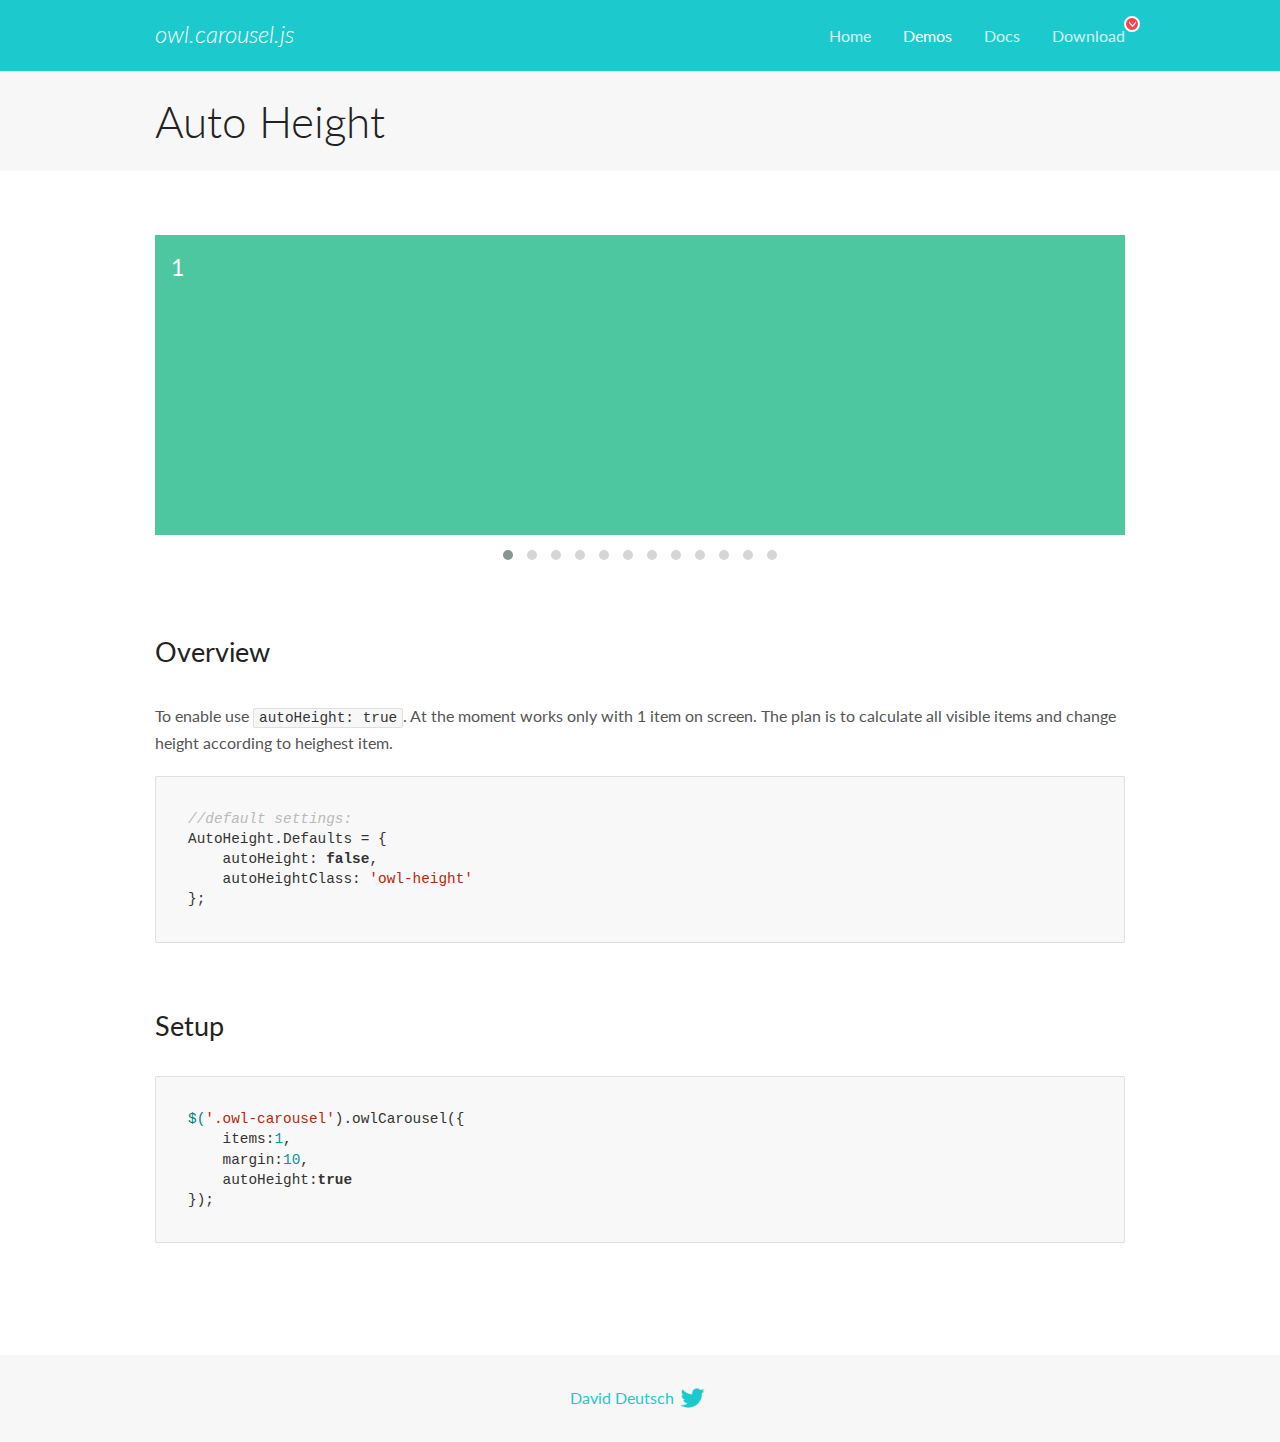
<file: OwlCarousel2-2.3.4/docs/demos/autoheight.html>
<!DOCTYPE html>
<html lang="en">
  <head>

    <!-- head -->
    <meta charset="utf-8">
    <meta name="msapplication-tap-highlight" content="no" />
    <meta name="viewport" content="width=device-width, initial-scale=1.0" />
    <meta name="description" content="autoHeight usage demo">
    <meta name="author" content="David Deutsch">
    <title>
      Auto Height Demo | Owl Carousel | 2.3.4
    </title>

    <!-- Stylesheets -->
    <link href='https://fonts.googleapis.com/css?family=Lato:300,400,700,400italic,300italic' rel='stylesheet' type='text/css'>
    <link rel="stylesheet" href="../assets/css/docs.theme.min.css">

    <!-- Owl Stylesheets -->
    <link rel="stylesheet" href="../assets/owlcarousel/assets/owl.carousel.min.css">
    <link rel="stylesheet" href="../assets/owlcarousel/assets/owl.theme.default.min.css">

    <!-- HTML5 shim and Respond.js IE8 support of HTML5 elements and media queries -->

    <!--[if lt IE 9]>
      <script src="https://oss.maxcdn.com/libs/html5shiv/3.7.0/html5shiv.js"></script>
      <script src="https://oss.maxcdn.com/libs/respond.js/1.3.0/respond.min.js"></script>
    <![endif]-->

    <!-- Favicons -->
    <link rel="apple-touch-icon-precomposed" sizes="144x144" href="../assets/ico/apple-touch-icon-144-precomposed.png">
    <link rel="shortcut icon" href="../assets/ico/favicon.png">
    <link rel="shortcut icon" href="favicon.ico">

    <!-- Yeah i know js should not be in header. Its required for demos.-->

    <!-- javascript -->
    <script src="../assets/vendors/jquery.min.js"></script>
    <script src="../assets/owlcarousel/owl.carousel.js"></script>
  </head>
  <body>

    <!-- header -->
    <header class="header">
      <div class="row">
        <div class="large-12 columns">
          <div class="brand left">
            <h3>
              <a href="/OwlCarousel2/">owl.carousel.js</a> 
            </h3>
          </div>
          <a id="toggle-nav" class="right">
            <span></span> <span></span> <span></span> 
          </a> 
          <div class="nav-bar">
            <ul class="clearfix">
              <li> <a href="/OwlCarousel2/index.html">Home</a>  </li>
              <li class="active">
                <a href="/OwlCarousel2/demos/demos.html">Demos</a> 
              </li>
              <li> <a href="/OwlCarousel2/docs/started-welcome.html">Docs</a>  </li>
              <li>
                <a href="https://github.com/OwlCarousel2/OwlCarousel2/archive/2.3.4.zip">Download</a> 
                <span class="download"></span> 
              </li>
            </ul>
          </div>
        </div>
      </div>
    </header>

    <!-- title -->
    <section class="title">
      <div class="row">
        <div class="large-12 columns">
          <h1>Auto Height</h1>
        </div>
      </div>
    </section>

    <!--  Demos -->
    <section id="demos">
      <div class="row">
        <div class="large-12 columns">
          <div class="owl-carousel owl-theme">
            <div class="item" style="height:300px">
              <h4>1</h4>
            </div>
            <div class="item" style="height:100px">
              <h4>2</h4>
            </div>
            <div class="item" style="height:500px">
              <h4>3</h4>
            </div>
            <div class="item" style="height:250px">
              <h4>4</h4>
            </div>
            <div class="item" style="height:400px">
              <h4>5</h4>
            </div>
            <div class="item" style="height:500px">
              <h4>6</h4>
            </div>
            <div class="item" style="height:600px">
              <h4>7</h4>
            </div>
            <div class="item" style="height:400px">
              <h4>8</h4>
            </div>
            <div class="item" style="height:300px">
              <h4>9</h4>
            </div>
            <div class="item" style="height:350px">
              <h4>10</h4>
            </div>
            <div class="item" style="height:200px">
              <h4>11</h4>
            </div>
            <div class="item" style="height:150px">
              <h4>12</h4>
            </div>
          </div>
          <h3 id="overview">Overview</h3>
          <p>To enable use <code>autoHeight: true</code>. At the moment works only with 1 item on screen. The plan is to calculate all visible items and change height according to heighest item.</p>
          <pre><code>//default settings:
AutoHeight.Defaults = {
    autoHeight: false,
    autoHeightClass: &#39;owl-height&#39;
};</code></pre>
          <h3 id="setup">Setup</h3>
          <pre><code>$(&#39;.owl-carousel&#39;).owlCarousel({
    items:1,
    margin:10,
    autoHeight:true
});</code></pre>
          <script>
            $(document).ready(function() {
              $('.owl-carousel').owlCarousel({
                items: 1,
                margin: 10,
                autoHeight: true
              });
            })
          </script>
        </div>
      </div>
    </section>

    <!-- footer -->
    <footer class="footer">
      <div class="row">
        <div class="large-12 columns">
          <h5>
            <a href="/OwlCarousel2/docs/support-contact.html">David Deutsch</a> 
            <a id="custom-tweet-button" href="https://twitter.com/share?url=https://github.com/OwlCarousel2/OwlCarousel2&text=Owl Carousel - This is so awesome! " target="_blank"></a> 
          </h5>
        </div>
      </div>
    </footer>

    <!-- vendors -->
    <script src="../assets/vendors/highlight.js"></script>
    <script src="../assets/js/app.js"></script>
  </body>
</html>
</file>
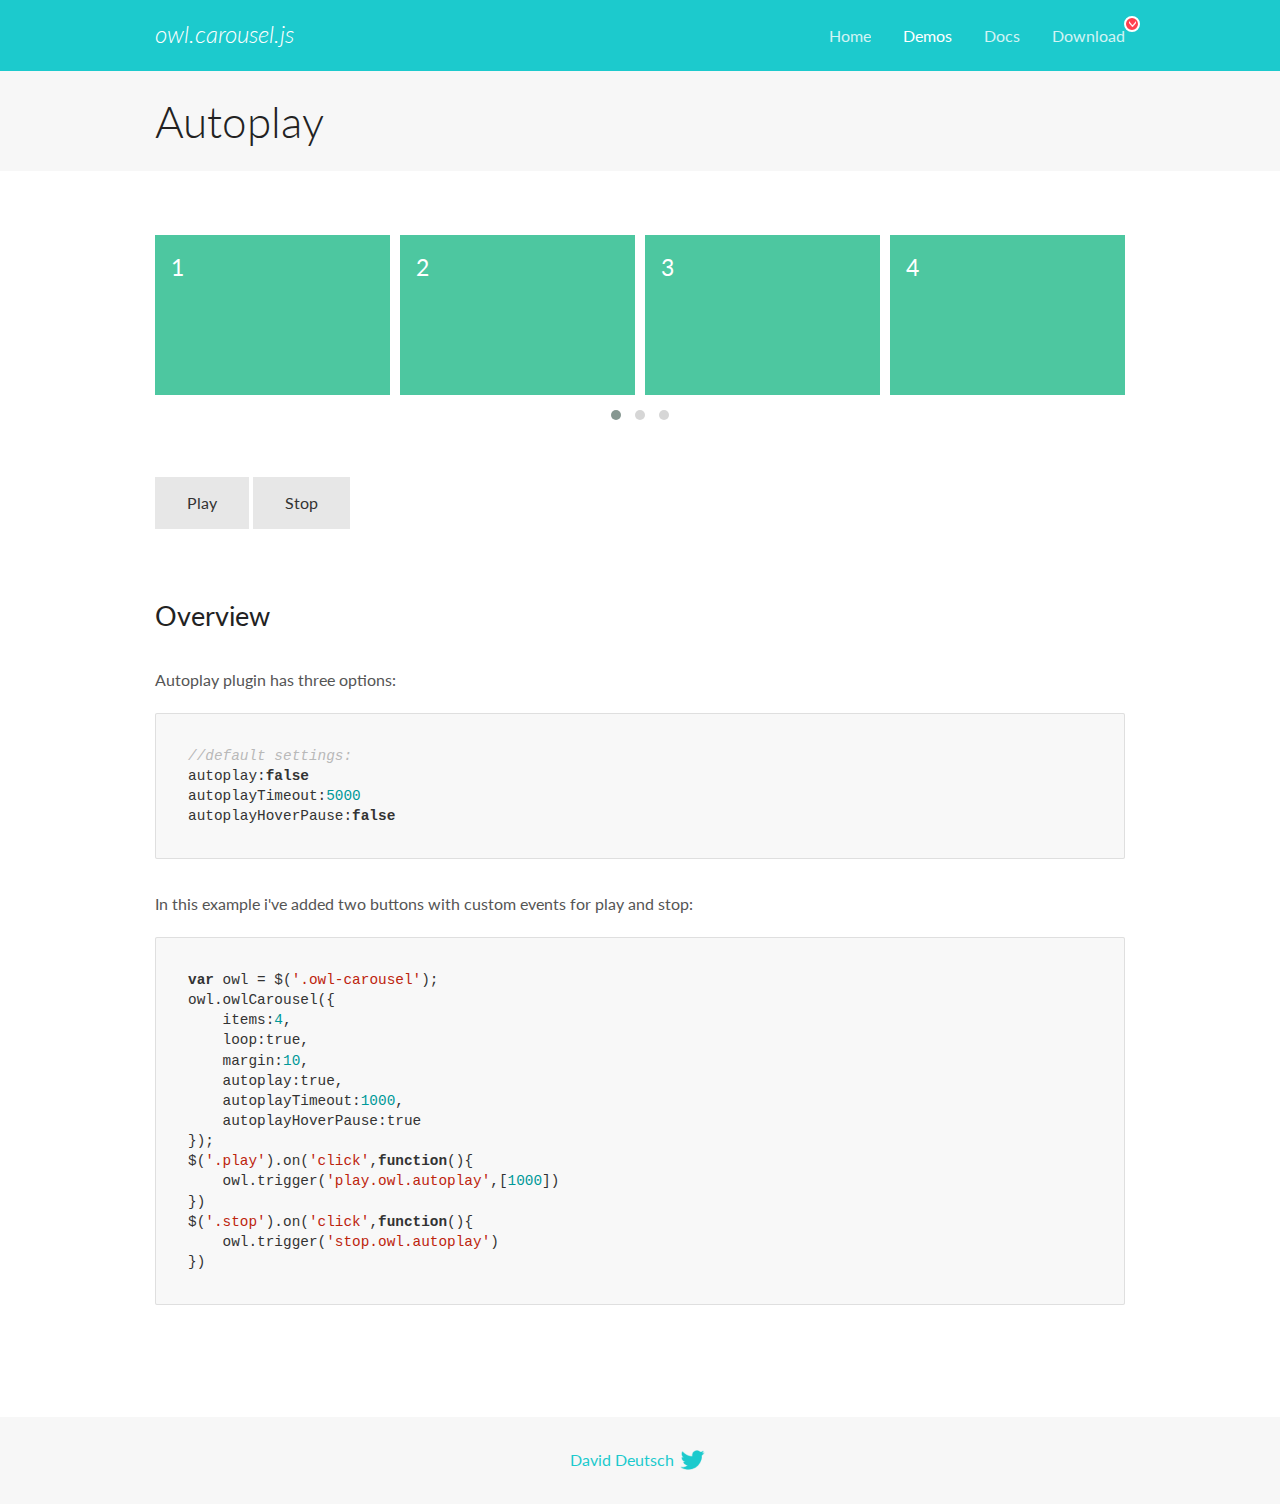
<file: OwlCarousel2-2.3.4/docs/demos/autoplay.html>
<!DOCTYPE html>
<html lang="en">
  <head>

    <!-- head -->
    <meta charset="utf-8">
    <meta name="msapplication-tap-highlight" content="no" />
    <meta name="viewport" content="width=device-width, initial-scale=1.0" />
    <meta name="description" content="Autoplay usage demo">
    <meta name="author" content="David Deutsch">
    <title>
      Autoplay Demo | Owl Carousel | 2.3.4
    </title>

    <!-- Stylesheets -->
    <link href='https://fonts.googleapis.com/css?family=Lato:300,400,700,400italic,300italic' rel='stylesheet' type='text/css'>
    <link rel="stylesheet" href="../assets/css/docs.theme.min.css">

    <!-- Owl Stylesheets -->
    <link rel="stylesheet" href="../assets/owlcarousel/assets/owl.carousel.min.css">
    <link rel="stylesheet" href="../assets/owlcarousel/assets/owl.theme.default.min.css">

    <!-- HTML5 shim and Respond.js IE8 support of HTML5 elements and media queries -->

    <!--[if lt IE 9]>
      <script src="https://oss.maxcdn.com/libs/html5shiv/3.7.0/html5shiv.js"></script>
      <script src="https://oss.maxcdn.com/libs/respond.js/1.3.0/respond.min.js"></script>
    <![endif]-->

    <!-- Favicons -->
    <link rel="apple-touch-icon-precomposed" sizes="144x144" href="../assets/ico/apple-touch-icon-144-precomposed.png">
    <link rel="shortcut icon" href="../assets/ico/favicon.png">
    <link rel="shortcut icon" href="favicon.ico">

    <!-- Yeah i know js should not be in header. Its required for demos.-->

    <!-- javascript -->
    <script src="../assets/vendors/jquery.min.js"></script>
    <script src="../assets/owlcarousel/owl.carousel.js"></script>
  </head>
  <body>

    <!-- header -->
    <header class="header">
      <div class="row">
        <div class="large-12 columns">
          <div class="brand left">
            <h3>
              <a href="/OwlCarousel2/">owl.carousel.js</a> 
            </h3>
          </div>
          <a id="toggle-nav" class="right">
            <span></span> <span></span> <span></span> 
          </a> 
          <div class="nav-bar">
            <ul class="clearfix">
              <li> <a href="/OwlCarousel2/index.html">Home</a>  </li>
              <li class="active">
                <a href="/OwlCarousel2/demos/demos.html">Demos</a> 
              </li>
              <li> <a href="/OwlCarousel2/docs/started-welcome.html">Docs</a>  </li>
              <li>
                <a href="https://github.com/OwlCarousel2/OwlCarousel2/archive/2.3.4.zip">Download</a> 
                <span class="download"></span> 
              </li>
            </ul>
          </div>
        </div>
      </div>
    </header>

    <!-- title -->
    <section class="title">
      <div class="row">
        <div class="large-12 columns">
          <h1>Autoplay</h1>
        </div>
      </div>
    </section>

    <!--  Demos -->
    <section id="demos">
      <div class="row">
        <div class="large-12 columns">
          <div class="owl-carousel owl-theme">
            <div class="item">
              <h4>1</h4>
            </div>
            <div class="item">
              <h4>2</h4>
            </div>
            <div class="item">
              <h4>3</h4>
            </div>
            <div class="item">
              <h4>4</h4>
            </div>
            <div class="item">
              <h4>5</h4>
            </div>
            <div class="item">
              <h4>6</h4>
            </div>
            <div class="item">
              <h4>7</h4>
            </div>
            <div class="item">
              <h4>8</h4>
            </div>
            <div class="item">
              <h4>9</h4>
            </div>
            <div class="item">
              <h4>10</h4>
            </div>
            <div class="item">
              <h4>11</h4>
            </div>
            <div class="item">
              <h4>12</h4>
            </div>
          </div>
          <a class="button secondary play">Play</a> 
          <a class="button secondary stop">Stop</a> 
          <h3 id="overview">Overview</h3>
          <p>Autoplay plugin has three options:</p>
          <pre><code>//default settings:
autoplay:false
autoplayTimeout:5000
autoplayHoverPause:false</code></pre>
          <p>In this example i&#39;ve added two buttons with custom events for play and stop:</p>
          <pre><code>var owl = $(&#39;.owl-carousel&#39;);
owl.owlCarousel({
    items:4,
    loop:true,
    margin:10,
    autoplay:true,
    autoplayTimeout:1000,
    autoplayHoverPause:true
});
$(&#39;.play&#39;).on(&#39;click&#39;,function(){
    owl.trigger(&#39;play.owl.autoplay&#39;,[1000])
})
$(&#39;.stop&#39;).on(&#39;click&#39;,function(){
    owl.trigger(&#39;stop.owl.autoplay&#39;)
})</code></pre>
          <script>
            $(document).ready(function() {
              var owl = $('.owl-carousel');
              owl.owlCarousel({
                items: 4,
                loop: true,
                margin: 10,
                autoplay: true,
                autoplayTimeout: 1000,
                autoplayHoverPause: true
              });
              $('.play').on('click', function() {
                owl.trigger('play.owl.autoplay', [1000])
              })
              $('.stop').on('click', function() {
                owl.trigger('stop.owl.autoplay')
              })
            })
          </script>
        </div>
      </div>
    </section>

    <!-- footer -->
    <footer class="footer">
      <div class="row">
        <div class="large-12 columns">
          <h5>
            <a href="/OwlCarousel2/docs/support-contact.html">David Deutsch</a> 
            <a id="custom-tweet-button" href="https://twitter.com/share?url=https://github.com/OwlCarousel2/OwlCarousel2&text=Owl Carousel - This is so awesome! " target="_blank"></a> 
          </h5>
        </div>
      </div>
    </footer>

    <!-- vendors -->
    <script src="../assets/vendors/highlight.js"></script>
    <script src="../assets/js/app.js"></script>
  </body>
</html>
</file>
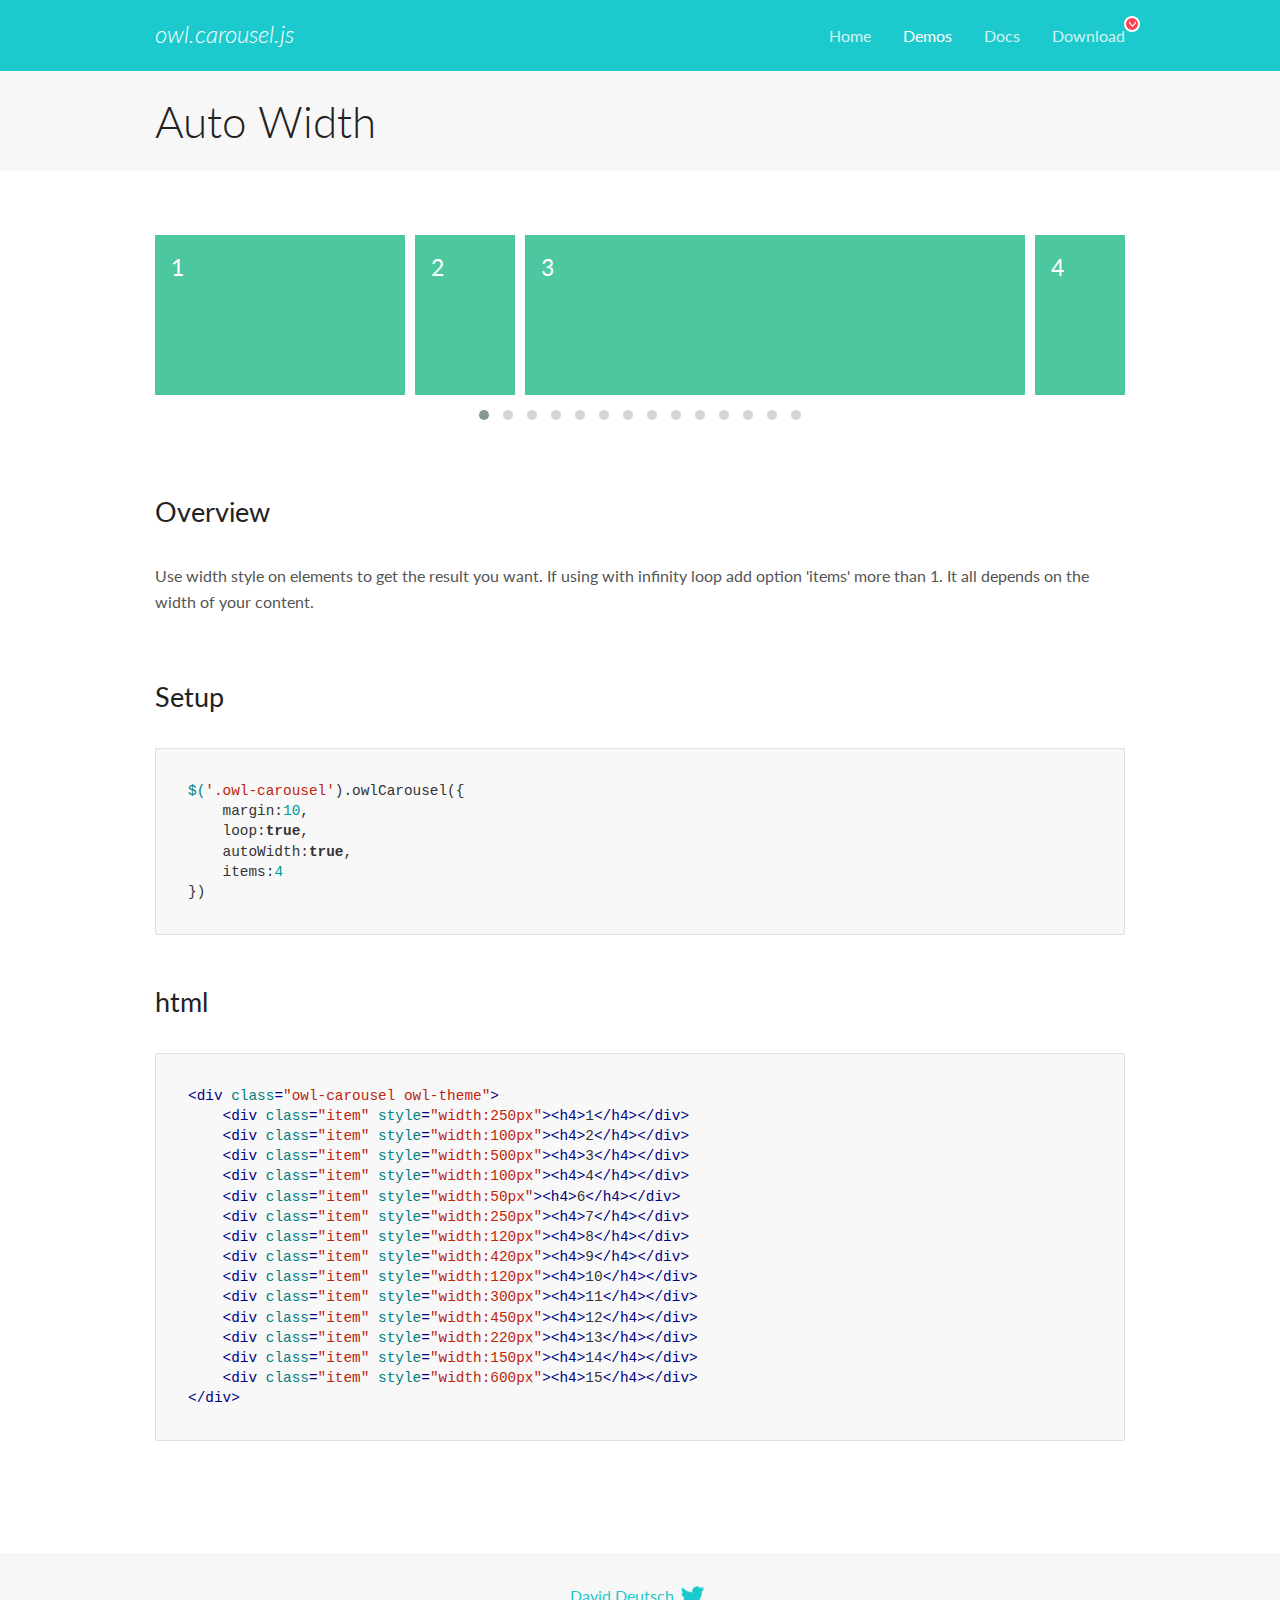
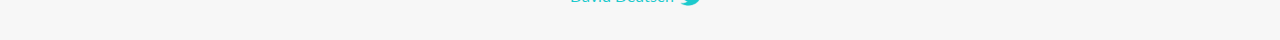
<file: OwlCarousel2-2.3.4/docs/demos/autowidth.html>
<!DOCTYPE html>
<html lang="en">
  <head>

    <!-- head -->
    <meta charset="utf-8">
    <meta name="msapplication-tap-highlight" content="no" />
    <meta name="viewport" content="width=device-width, initial-scale=1.0" />
    <meta name="description" content="Auto Width">
    <meta name="author" content="David Deutsch">
    <title>
      Auto Width Demo | Owl Carousel | 2.3.4
    </title>

    <!-- Stylesheets -->
    <link href='https://fonts.googleapis.com/css?family=Lato:300,400,700,400italic,300italic' rel='stylesheet' type='text/css'>
    <link rel="stylesheet" href="../assets/css/docs.theme.min.css">

    <!-- Owl Stylesheets -->
    <link rel="stylesheet" href="../assets/owlcarousel/assets/owl.carousel.min.css">
    <link rel="stylesheet" href="../assets/owlcarousel/assets/owl.theme.default.min.css">

    <!-- HTML5 shim and Respond.js IE8 support of HTML5 elements and media queries -->

    <!--[if lt IE 9]>
      <script src="https://oss.maxcdn.com/libs/html5shiv/3.7.0/html5shiv.js"></script>
      <script src="https://oss.maxcdn.com/libs/respond.js/1.3.0/respond.min.js"></script>
    <![endif]-->

    <!-- Favicons -->
    <link rel="apple-touch-icon-precomposed" sizes="144x144" href="../assets/ico/apple-touch-icon-144-precomposed.png">
    <link rel="shortcut icon" href="../assets/ico/favicon.png">
    <link rel="shortcut icon" href="favicon.ico">

    <!-- Yeah i know js should not be in header. Its required for demos.-->

    <!-- javascript -->
    <script src="../assets/vendors/jquery.min.js"></script>
    <script src="../assets/owlcarousel/owl.carousel.js"></script>
  </head>
  <body>

    <!-- header -->
    <header class="header">
      <div class="row">
        <div class="large-12 columns">
          <div class="brand left">
            <h3>
              <a href="/OwlCarousel2/">owl.carousel.js</a> 
            </h3>
          </div>
          <a id="toggle-nav" class="right">
            <span></span> <span></span> <span></span> 
          </a> 
          <div class="nav-bar">
            <ul class="clearfix">
              <li> <a href="/OwlCarousel2/index.html">Home</a>  </li>
              <li class="active">
                <a href="/OwlCarousel2/demos/demos.html">Demos</a> 
              </li>
              <li> <a href="/OwlCarousel2/docs/started-welcome.html">Docs</a>  </li>
              <li>
                <a href="https://github.com/OwlCarousel2/OwlCarousel2/archive/2.3.4.zip">Download</a> 
                <span class="download"></span> 
              </li>
            </ul>
          </div>
        </div>
      </div>
    </header>

    <!-- title -->
    <section class="title">
      <div class="row">
        <div class="large-12 columns">
          <h1>Auto Width</h1>
        </div>
      </div>
    </section>

    <!--  Demos -->
    <section id="demos">
      <div class="row">
        <div class="large-12 columns">
          <div class="owl-carousel owl-theme">
            <div class="item" style="width:250px">
              <h4>1</h4>
            </div>
            <div class="item" style="width:100px">
              <h4>2</h4>
            </div>
            <div class="item" style="width:500px">
              <h4>3</h4>
            </div>
            <div class="item" style="width:100px">
              <h4>4</h4>
            </div>
            <div class="item" style="width:50px">
              <h4>6</h4>
            </div>
            <div class="item" style="width:250px">
              <h4>7</h4>
            </div>
            <div class="item" style="width:120px">
              <h4>8</h4>
            </div>
            <div class="item" style="width:420px">
              <h4>9</h4>
            </div>
            <div class="item" style="width:120px">
              <h4>10</h4>
            </div>
            <div class="item" style="width:300px">
              <h4>11</h4>
            </div>
            <div class="item" style="width:450px">
              <h4>12</h4>
            </div>
            <div class="item" style="width:220px">
              <h4>13</h4>
            </div>
            <div class="item" style="width:150px">
              <h4>14</h4>
            </div>
            <div class="item" style="width:600px">
              <h4>15</h4>
            </div>
          </div>
          <h3 id="overview">Overview</h3>
          <p>Use width style on elements to get the result you want. If using with infinity loop add option &#39;items&#39; more than 1. It all depends on the width of your content.</p>
          <h3 id="setup">Setup</h3>
          <pre><code>$(&#39;.owl-carousel&#39;).owlCarousel({
    margin:10,
    loop:true,
    autoWidth:true,
    items:4
})</code></pre>
          <h3 id="html">html</h3>
          <pre><code>&lt;div class=&quot;owl-carousel owl-theme&quot;&gt;
    &lt;div class=&quot;item&quot; style=&quot;width:250px&quot;&gt;&lt;h4&gt;1&lt;/h4&gt;&lt;/div&gt;
    &lt;div class=&quot;item&quot; style=&quot;width:100px&quot;&gt;&lt;h4&gt;2&lt;/h4&gt;&lt;/div&gt;
    &lt;div class=&quot;item&quot; style=&quot;width:500px&quot;&gt;&lt;h4&gt;3&lt;/h4&gt;&lt;/div&gt;
    &lt;div class=&quot;item&quot; style=&quot;width:100px&quot;&gt;&lt;h4&gt;4&lt;/h4&gt;&lt;/div&gt;
    &lt;div class=&quot;item&quot; style=&quot;width:50px&quot;&gt;&lt;h4&gt;6&lt;/h4&gt;&lt;/div&gt;
    &lt;div class=&quot;item&quot; style=&quot;width:250px&quot;&gt;&lt;h4&gt;7&lt;/h4&gt;&lt;/div&gt;
    &lt;div class=&quot;item&quot; style=&quot;width:120px&quot;&gt;&lt;h4&gt;8&lt;/h4&gt;&lt;/div&gt;
    &lt;div class=&quot;item&quot; style=&quot;width:420px&quot;&gt;&lt;h4&gt;9&lt;/h4&gt;&lt;/div&gt;
    &lt;div class=&quot;item&quot; style=&quot;width:120px&quot;&gt;&lt;h4&gt;10&lt;/h4&gt;&lt;/div&gt;
    &lt;div class=&quot;item&quot; style=&quot;width:300px&quot;&gt;&lt;h4&gt;11&lt;/h4&gt;&lt;/div&gt;
    &lt;div class=&quot;item&quot; style=&quot;width:450px&quot;&gt;&lt;h4&gt;12&lt;/h4&gt;&lt;/div&gt;
    &lt;div class=&quot;item&quot; style=&quot;width:220px&quot;&gt;&lt;h4&gt;13&lt;/h4&gt;&lt;/div&gt;
    &lt;div class=&quot;item&quot; style=&quot;width:150px&quot;&gt;&lt;h4&gt;14&lt;/h4&gt;&lt;/div&gt;
    &lt;div class=&quot;item&quot; style=&quot;width:600px&quot;&gt;&lt;h4&gt;15&lt;/h4&gt;&lt;/div&gt;
&lt;/div&gt;</code></pre>
          <script>
            $(document).ready(function() {
              $('.owl-carousel').owlCarousel({
                margin: 10,
                loop: true,
                autoWidth: true,
                items: 4
              })
            })
          </script>
        </div>
      </div>
    </section>

    <!-- footer -->
    <footer class="footer">
      <div class="row">
        <div class="large-12 columns">
          <h5>
            <a href="/OwlCarousel2/docs/support-contact.html">David Deutsch</a> 
            <a id="custom-tweet-button" href="https://twitter.com/share?url=https://github.com/OwlCarousel2/OwlCarousel2&text=Owl Carousel - This is so awesome! " target="_blank"></a> 
          </h5>
        </div>
      </div>
    </footer>

    <!-- vendors -->
    <script src="../assets/vendors/highlight.js"></script>
    <script src="../assets/js/app.js"></script>
  </body>
</html>
</file>
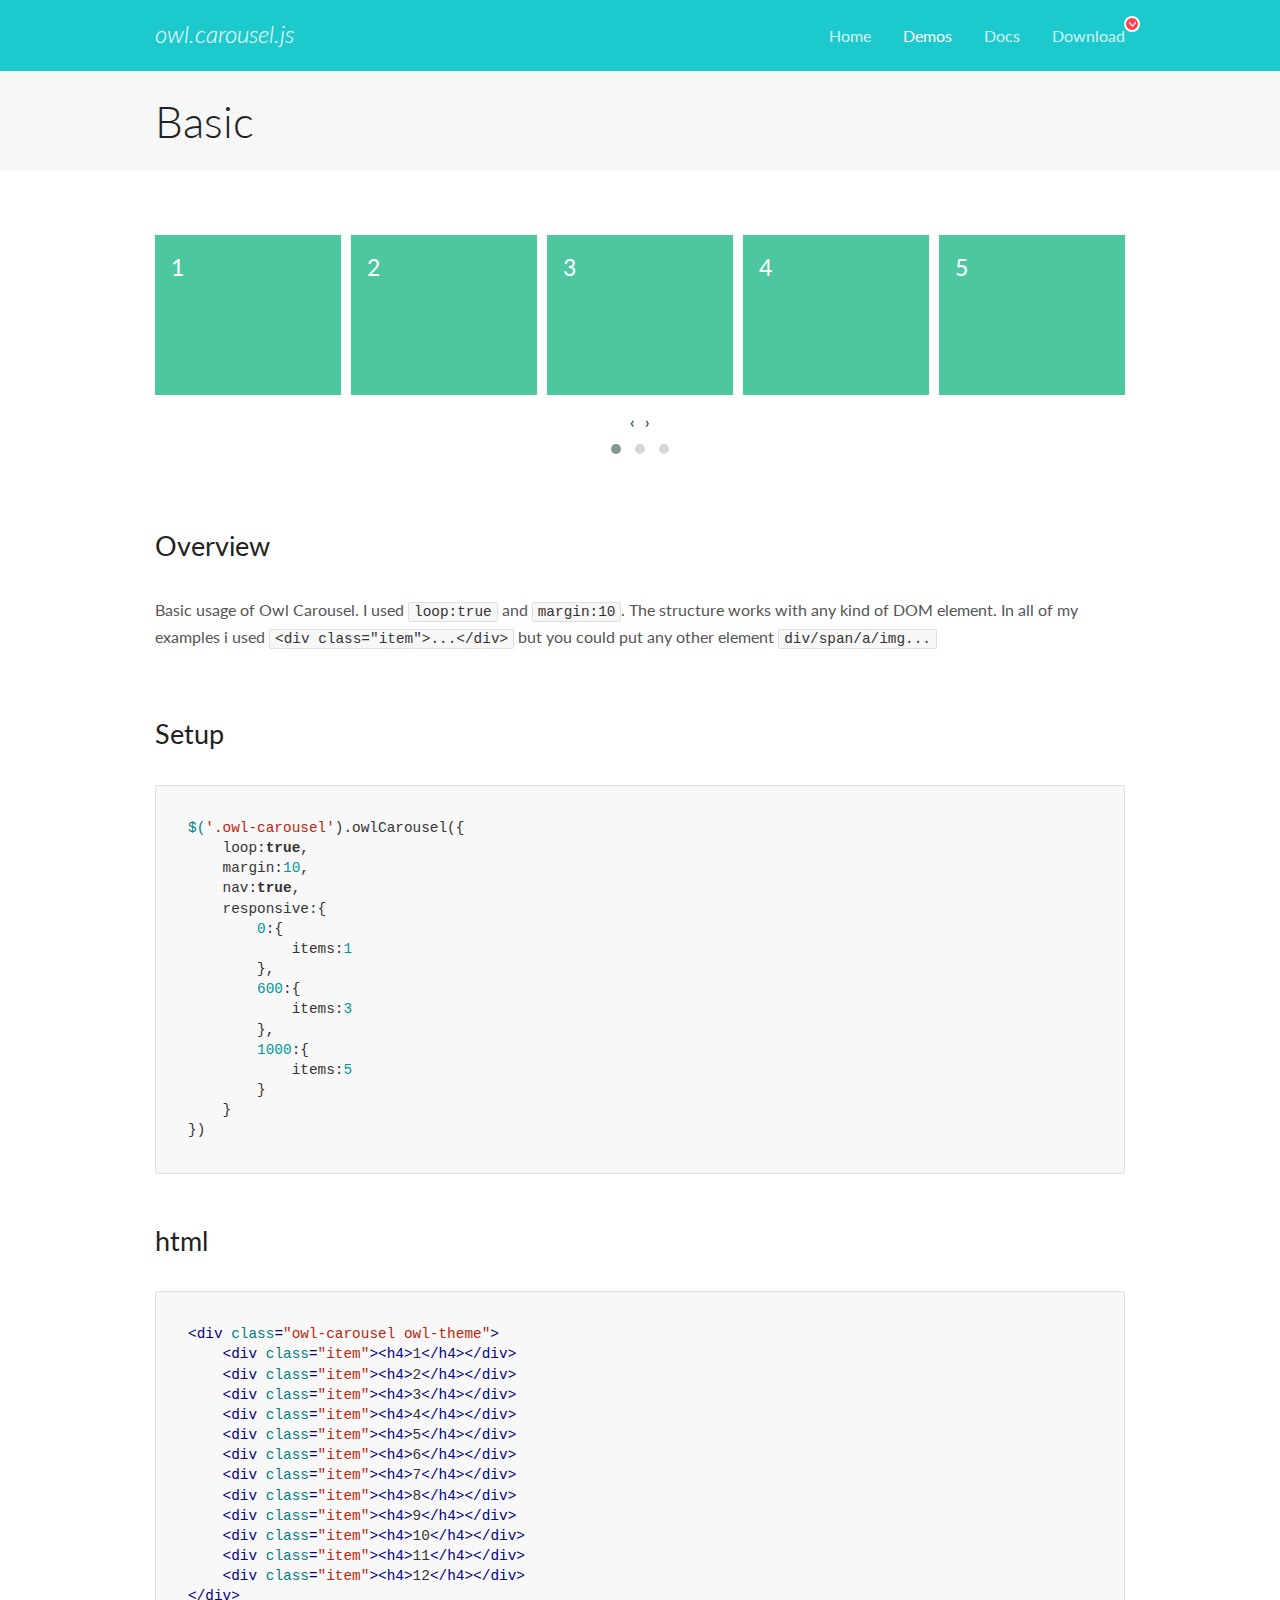
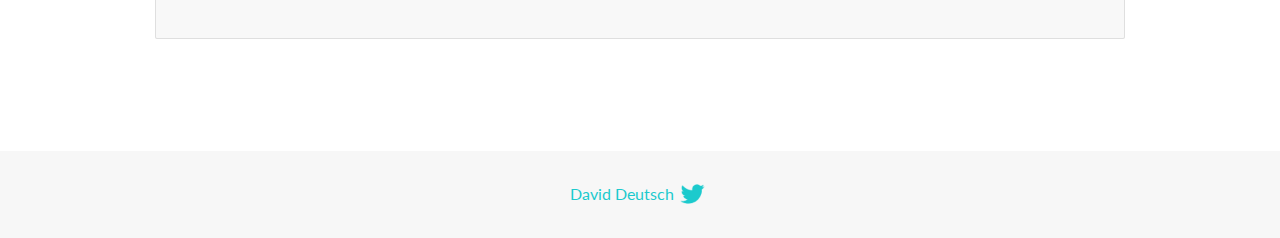
<file: OwlCarousel2-2.3.4/docs/demos/basic.html>
<!DOCTYPE html>
<html lang="en">
  <head>

    <!-- head -->
    <meta charset="utf-8">
    <meta name="msapplication-tap-highlight" content="no" />
    <meta name="viewport" content="width=device-width, initial-scale=1.0" />
    <meta name="description" content="Basic usage demo">
    <meta name="author" content="David Deutsch">
    <title>
      Basic Demo | Owl Carousel | 2.3.4
    </title>

    <!-- Stylesheets -->
    <link href='https://fonts.googleapis.com/css?family=Lato:300,400,700,400italic,300italic' rel='stylesheet' type='text/css'>
    <link rel="stylesheet" href="../assets/css/docs.theme.min.css">

    <!-- Owl Stylesheets -->
    <link rel="stylesheet" href="../assets/owlcarousel/assets/owl.carousel.min.css">
    <link rel="stylesheet" href="../assets/owlcarousel/assets/owl.theme.default.min.css">

    <!-- HTML5 shim and Respond.js IE8 support of HTML5 elements and media queries -->

    <!--[if lt IE 9]>
      <script src="https://oss.maxcdn.com/libs/html5shiv/3.7.0/html5shiv.js"></script>
      <script src="https://oss.maxcdn.com/libs/respond.js/1.3.0/respond.min.js"></script>
    <![endif]-->

    <!-- Favicons -->
    <link rel="apple-touch-icon-precomposed" sizes="144x144" href="../assets/ico/apple-touch-icon-144-precomposed.png">
    <link rel="shortcut icon" href="../assets/ico/favicon.png">
    <link rel="shortcut icon" href="favicon.ico">

    <!-- Yeah i know js should not be in header. Its required for demos.-->

    <!-- javascript -->
    <script src="../assets/vendors/jquery.min.js"></script>
    <script src="../assets/owlcarousel/owl.carousel.js"></script>
  </head>
  <body>

    <!-- header -->
    <header class="header">
      <div class="row">
        <div class="large-12 columns">
          <div class="brand left">
            <h3>
              <a href="/OwlCarousel2/">owl.carousel.js</a> 
            </h3>
          </div>
          <a id="toggle-nav" class="right">
            <span></span> <span></span> <span></span> 
          </a> 
          <div class="nav-bar">
            <ul class="clearfix">
              <li> <a href="/OwlCarousel2/index.html">Home</a>  </li>
              <li class="active">
                <a href="/OwlCarousel2/demos/demos.html">Demos</a> 
              </li>
              <li> <a href="/OwlCarousel2/docs/started-welcome.html">Docs</a>  </li>
              <li>
                <a href="https://github.com/OwlCarousel2/OwlCarousel2/archive/2.3.4.zip">Download</a> 
                <span class="download"></span> 
              </li>
            </ul>
          </div>
        </div>
      </div>
    </header>

    <!-- title -->
    <section class="title">
      <div class="row">
        <div class="large-12 columns">
          <h1>Basic</h1>
        </div>
      </div>
    </section>

    <!--  Demos -->
    <section id="demos">
      <div class="row">
        <div class="large-12 columns">
          <div class="owl-carousel owl-theme">
            <div class="item">
              <h4>1</h4>
            </div>
            <div class="item">
              <h4>2</h4>
            </div>
            <div class="item">
              <h4>3</h4>
            </div>
            <div class="item">
              <h4>4</h4>
            </div>
            <div class="item">
              <h4>5</h4>
            </div>
            <div class="item">
              <h4>6</h4>
            </div>
            <div class="item">
              <h4>7</h4>
            </div>
            <div class="item">
              <h4>8</h4>
            </div>
            <div class="item">
              <h4>9</h4>
            </div>
            <div class="item">
              <h4>10</h4>
            </div>
            <div class="item">
              <h4>11</h4>
            </div>
            <div class="item">
              <h4>12</h4>
            </div>
          </div>
          <h3 id="overview">Overview</h3>
          <p>Basic usage of Owl Carousel. I used <code>loop:true</code> and <code>margin:10</code>. The structure works with any kind of DOM element. In all of my examples i used <code>&lt;div class=&quot;item&quot;&gt;...&lt;/div&gt;</code> but you could
            put any other element <code>div/span/a/img...</code></p>
          <h3 id="setup">Setup</h3>
          <pre><code>$(&#39;.owl-carousel&#39;).owlCarousel({
    loop:true,
    margin:10,
    nav:true,
    responsive:{
        0:{
            items:1
        },
        600:{
            items:3
        },
        1000:{
            items:5
        }
    }
})</code></pre>
          <h3 id="html">html</h3>
          <pre><code>&lt;div class=&quot;owl-carousel owl-theme&quot;&gt;
    &lt;div class=&quot;item&quot;&gt;&lt;h4&gt;1&lt;/h4&gt;&lt;/div&gt;
    &lt;div class=&quot;item&quot;&gt;&lt;h4&gt;2&lt;/h4&gt;&lt;/div&gt;
    &lt;div class=&quot;item&quot;&gt;&lt;h4&gt;3&lt;/h4&gt;&lt;/div&gt;
    &lt;div class=&quot;item&quot;&gt;&lt;h4&gt;4&lt;/h4&gt;&lt;/div&gt;
    &lt;div class=&quot;item&quot;&gt;&lt;h4&gt;5&lt;/h4&gt;&lt;/div&gt;
    &lt;div class=&quot;item&quot;&gt;&lt;h4&gt;6&lt;/h4&gt;&lt;/div&gt;
    &lt;div class=&quot;item&quot;&gt;&lt;h4&gt;7&lt;/h4&gt;&lt;/div&gt;
    &lt;div class=&quot;item&quot;&gt;&lt;h4&gt;8&lt;/h4&gt;&lt;/div&gt;
    &lt;div class=&quot;item&quot;&gt;&lt;h4&gt;9&lt;/h4&gt;&lt;/div&gt;
    &lt;div class=&quot;item&quot;&gt;&lt;h4&gt;10&lt;/h4&gt;&lt;/div&gt;
    &lt;div class=&quot;item&quot;&gt;&lt;h4&gt;11&lt;/h4&gt;&lt;/div&gt;
    &lt;div class=&quot;item&quot;&gt;&lt;h4&gt;12&lt;/h4&gt;&lt;/div&gt;
&lt;/div&gt;</code></pre>
          <script>
            $(document).ready(function() {
              var owl = $('.owl-carousel');
              owl.owlCarousel({
                margin: 10,
                nav: true,
                loop: true,
                responsive: {
                  0: {
                    items: 1
                  },
                  600: {
                    items: 3
                  },
                  1000: {
                    items: 5
                  }
                }
              })
            })
          </script>
        </div>
      </div>
    </section>

    <!-- footer -->
    <footer class="footer">
      <div class="row">
        <div class="large-12 columns">
          <h5>
            <a href="/OwlCarousel2/docs/support-contact.html">David Deutsch</a> 
            <a id="custom-tweet-button" href="https://twitter.com/share?url=https://github.com/OwlCarousel2/OwlCarousel2&text=Owl Carousel - This is so awesome! " target="_blank"></a> 
          </h5>
        </div>
      </div>
    </footer>

    <!-- vendors -->
    <script src="../assets/vendors/highlight.js"></script>
    <script src="../assets/js/app.js"></script>
  </body>
</html>
</file>
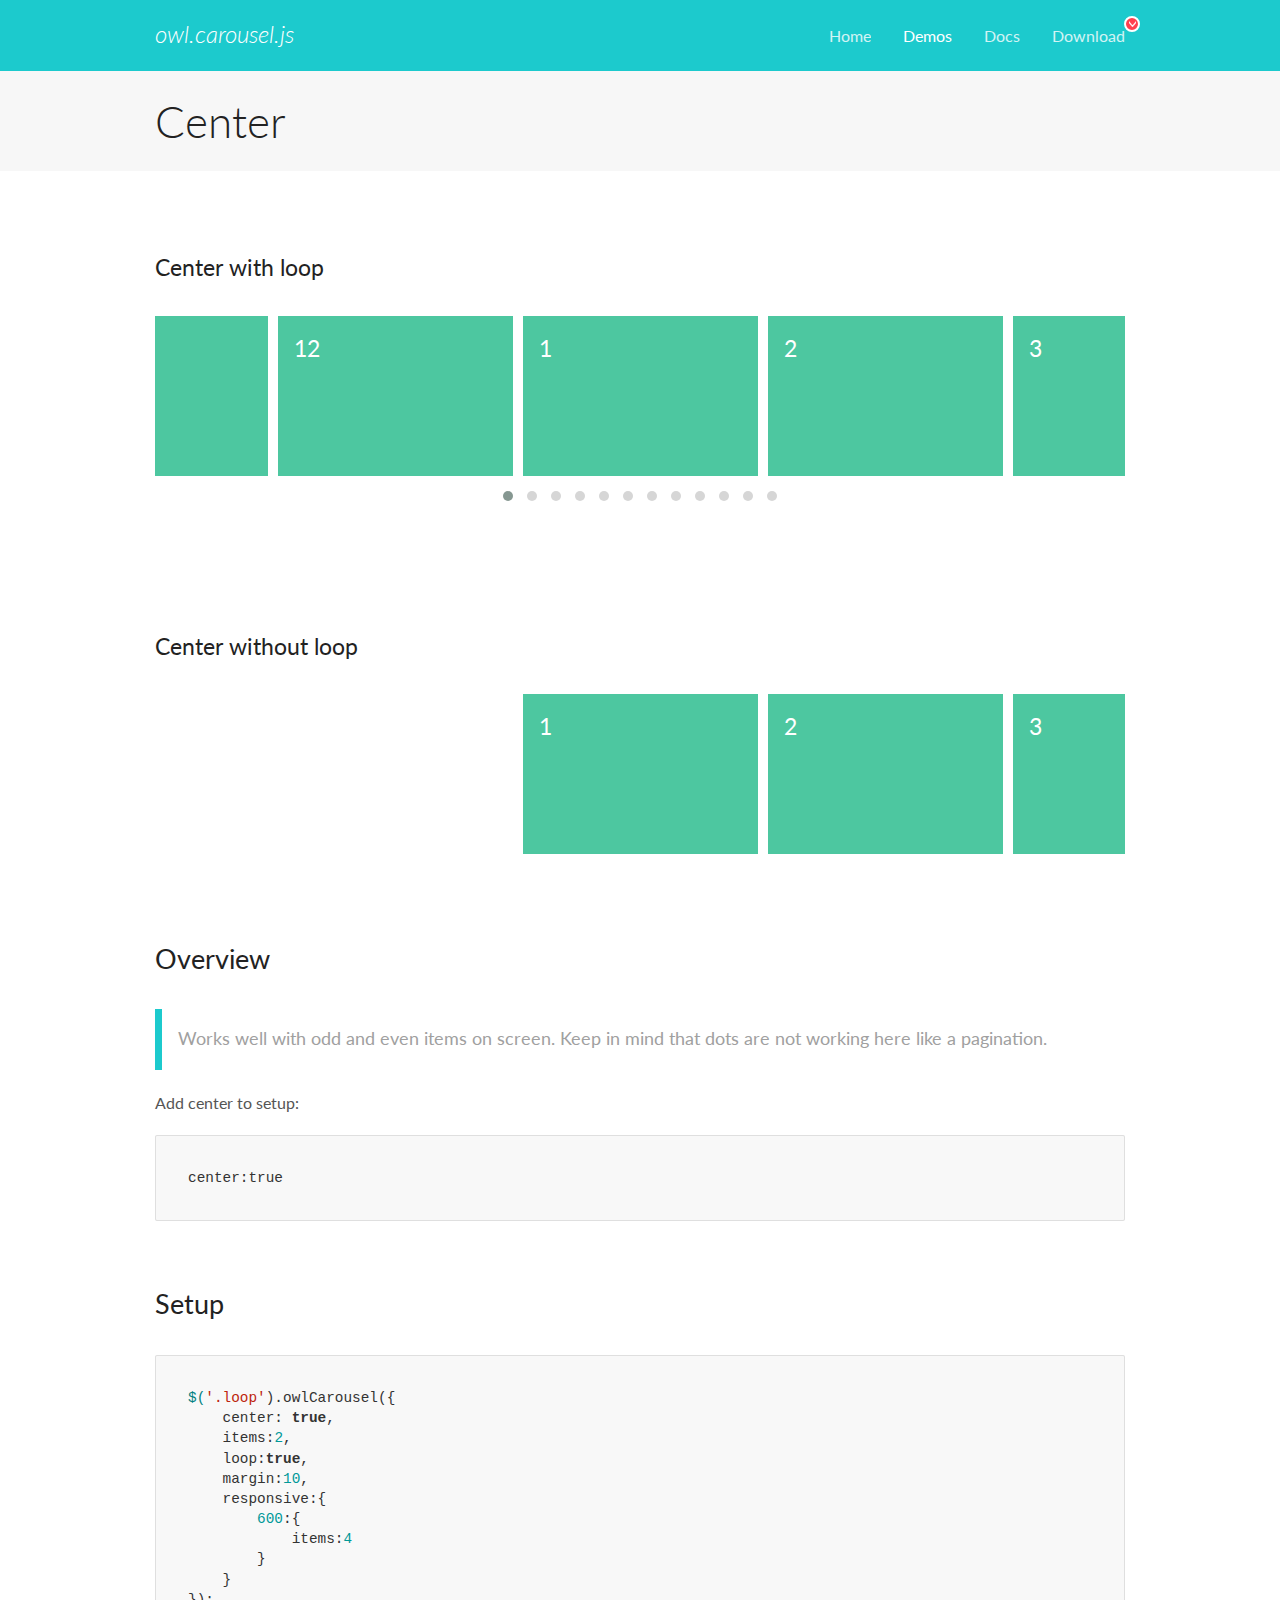
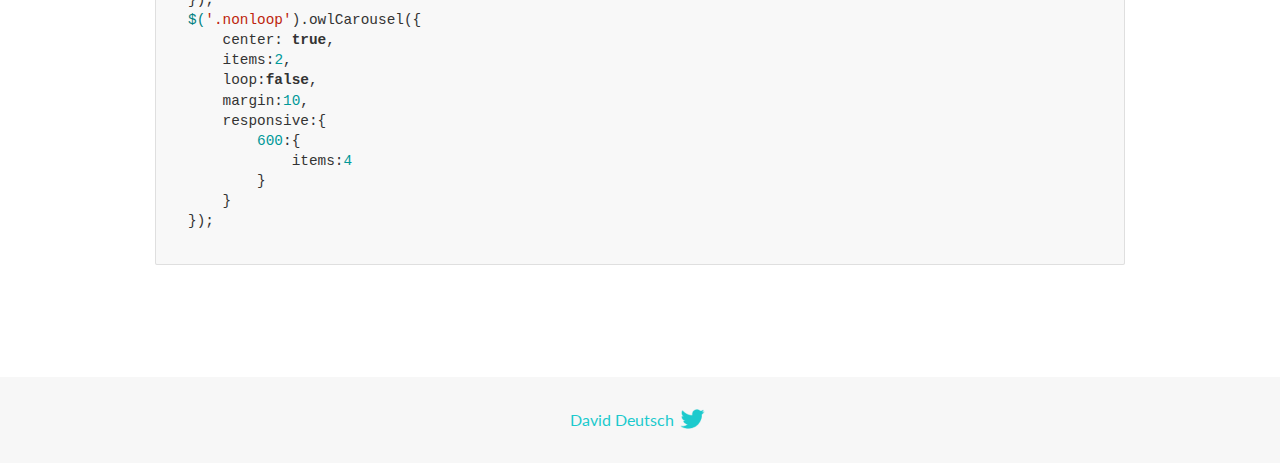
<file: OwlCarousel2-2.3.4/docs/demos/center.html>
<!DOCTYPE html>
<html lang="en">
  <head>

    <!-- head -->
    <meta charset="utf-8">
    <meta name="msapplication-tap-highlight" content="no" />
    <meta name="viewport" content="width=device-width, initial-scale=1.0" />
    <meta name="description" content="Center carousel">
    <meta name="author" content="David Deutsch">
    <title>
      Center Demo | Owl Carousel | 2.3.4
    </title>

    <!-- Stylesheets -->
    <link href='https://fonts.googleapis.com/css?family=Lato:300,400,700,400italic,300italic' rel='stylesheet' type='text/css'>
    <link rel="stylesheet" href="../assets/css/docs.theme.min.css">

    <!-- Owl Stylesheets -->
    <link rel="stylesheet" href="../assets/owlcarousel/assets/owl.carousel.min.css">
    <link rel="stylesheet" href="../assets/owlcarousel/assets/owl.theme.default.min.css">

    <!-- HTML5 shim and Respond.js IE8 support of HTML5 elements and media queries -->

    <!--[if lt IE 9]>
      <script src="https://oss.maxcdn.com/libs/html5shiv/3.7.0/html5shiv.js"></script>
      <script src="https://oss.maxcdn.com/libs/respond.js/1.3.0/respond.min.js"></script>
    <![endif]-->

    <!-- Favicons -->
    <link rel="apple-touch-icon-precomposed" sizes="144x144" href="../assets/ico/apple-touch-icon-144-precomposed.png">
    <link rel="shortcut icon" href="../assets/ico/favicon.png">
    <link rel="shortcut icon" href="favicon.ico">

    <!-- Yeah i know js should not be in header. Its required for demos.-->

    <!-- javascript -->
    <script src="../assets/vendors/jquery.min.js"></script>
    <script src="../assets/owlcarousel/owl.carousel.js"></script>
  </head>
  <body>

    <!-- header -->
    <header class="header">
      <div class="row">
        <div class="large-12 columns">
          <div class="brand left">
            <h3>
              <a href="/OwlCarousel2/">owl.carousel.js</a> 
            </h3>
          </div>
          <a id="toggle-nav" class="right">
            <span></span> <span></span> <span></span> 
          </a> 
          <div class="nav-bar">
            <ul class="clearfix">
              <li> <a href="/OwlCarousel2/index.html">Home</a>  </li>
              <li class="active">
                <a href="/OwlCarousel2/demos/demos.html">Demos</a> 
              </li>
              <li> <a href="/OwlCarousel2/docs/started-welcome.html">Docs</a>  </li>
              <li>
                <a href="https://github.com/OwlCarousel2/OwlCarousel2/archive/2.3.4.zip">Download</a> 
                <span class="download"></span> 
              </li>
            </ul>
          </div>
        </div>
      </div>
    </header>

    <!-- title -->
    <section class="title">
      <div class="row">
        <div class="large-12 columns">
          <h1>Center</h1>
        </div>
      </div>
    </section>

    <!--  Demos -->
    <section id="demos">
      <div class="row">
        <div class="large-12 columns">
          <h4 id="center-with-loop">Center with loop</h4>
          <div class="loop owl-carousel owl-theme">
            <div class="item">
              <h4>1</h4>
            </div>
            <div class="item">
              <h4>2</h4>
            </div>
            <div class="item">
              <h4>3</h4>
            </div>
            <div class="item">
              <h4>4</h4>
            </div>
            <div class="item">
              <h4>5</h4>
            </div>
            <div class="item">
              <h4>6</h4>
            </div>
            <div class="item">
              <h4>7</h4>
            </div>
            <div class="item">
              <h4>8</h4>
            </div>
            <div class="item">
              <h4>9</h4>
            </div>
            <div class="item">
              <h4>10</h4>
            </div>
            <div class="item">
              <h4>11</h4>
            </div>
            <div class="item">
              <h4>12</h4>
            </div>
          </div>
          <br>
          <h4 id="center-without-loop">Center without loop</h4>
          <div class="nonloop owl-carousel">
            <div class="item">
              <h4>1</h4>
            </div>
            <div class="item">
              <h4>2</h4>
            </div>
            <div class="item">
              <h4>3</h4>
            </div>
            <div class="item">
              <h4>4</h4>
            </div>
            <div class="item">
              <h4>5</h4>
            </div>
            <div class="item">
              <h4>6</h4>
            </div>
            <div class="item">
              <h4>7</h4>
            </div>
            <div class="item">
              <h4>8</h4>
            </div>
            <div class="item">
              <h4>9</h4>
            </div>
            <div class="item">
              <h4>10</h4>
            </div>
            <div class="item">
              <h4>11</h4>
            </div>
            <div class="item">
              <h4>12</h4>
            </div>
          </div>
          <h3 id="overview">Overview</h3>
          <blockquote>
            <p>Works well with odd and even items on screen. Keep in mind that dots are not working here like a pagination.</p>
          </blockquote>
          <p>Add center to setup:</p>
          <pre><code>center:true</code></pre>
          <h3 id="setup">Setup</h3>
          <pre><code>$(&#39;.loop&#39;).owlCarousel({
    center: true,
    items:2,
    loop:true,
    margin:10,
    responsive:{
        600:{
            items:4
        }
    }
});
$(&#39;.nonloop&#39;).owlCarousel({
    center: true,
    items:2,
    loop:false,
    margin:10,
    responsive:{
        600:{
            items:4
        }
    }
});</code></pre>
          <script>
            jQuery(document).ready(function($) {
              $('.loop').owlCarousel({
                center: true,
                items: 2,
                loop: true,
                margin: 10,
                responsive: {
                  600: {
                    items: 4
                  }
                }
              });
              $('.nonloop').owlCarousel({
                center: true,
                items: 2,
                loop: false,
                margin: 10,
                responsive: {
                  600: {
                    items: 4
                  }
                }
              });
            });
          </script>
        </div>
      </div>
    </section>

    <!-- footer -->
    <footer class="footer">
      <div class="row">
        <div class="large-12 columns">
          <h5>
            <a href="/OwlCarousel2/docs/support-contact.html">David Deutsch</a> 
            <a id="custom-tweet-button" href="https://twitter.com/share?url=https://github.com/OwlCarousel2/OwlCarousel2&text=Owl Carousel - This is so awesome! " target="_blank"></a> 
          </h5>
        </div>
      </div>
    </footer>

    <!-- vendors -->
    <script src="../assets/vendors/highlight.js"></script>
    <script src="../assets/js/app.js"></script>
  </body>
</html>
</file>
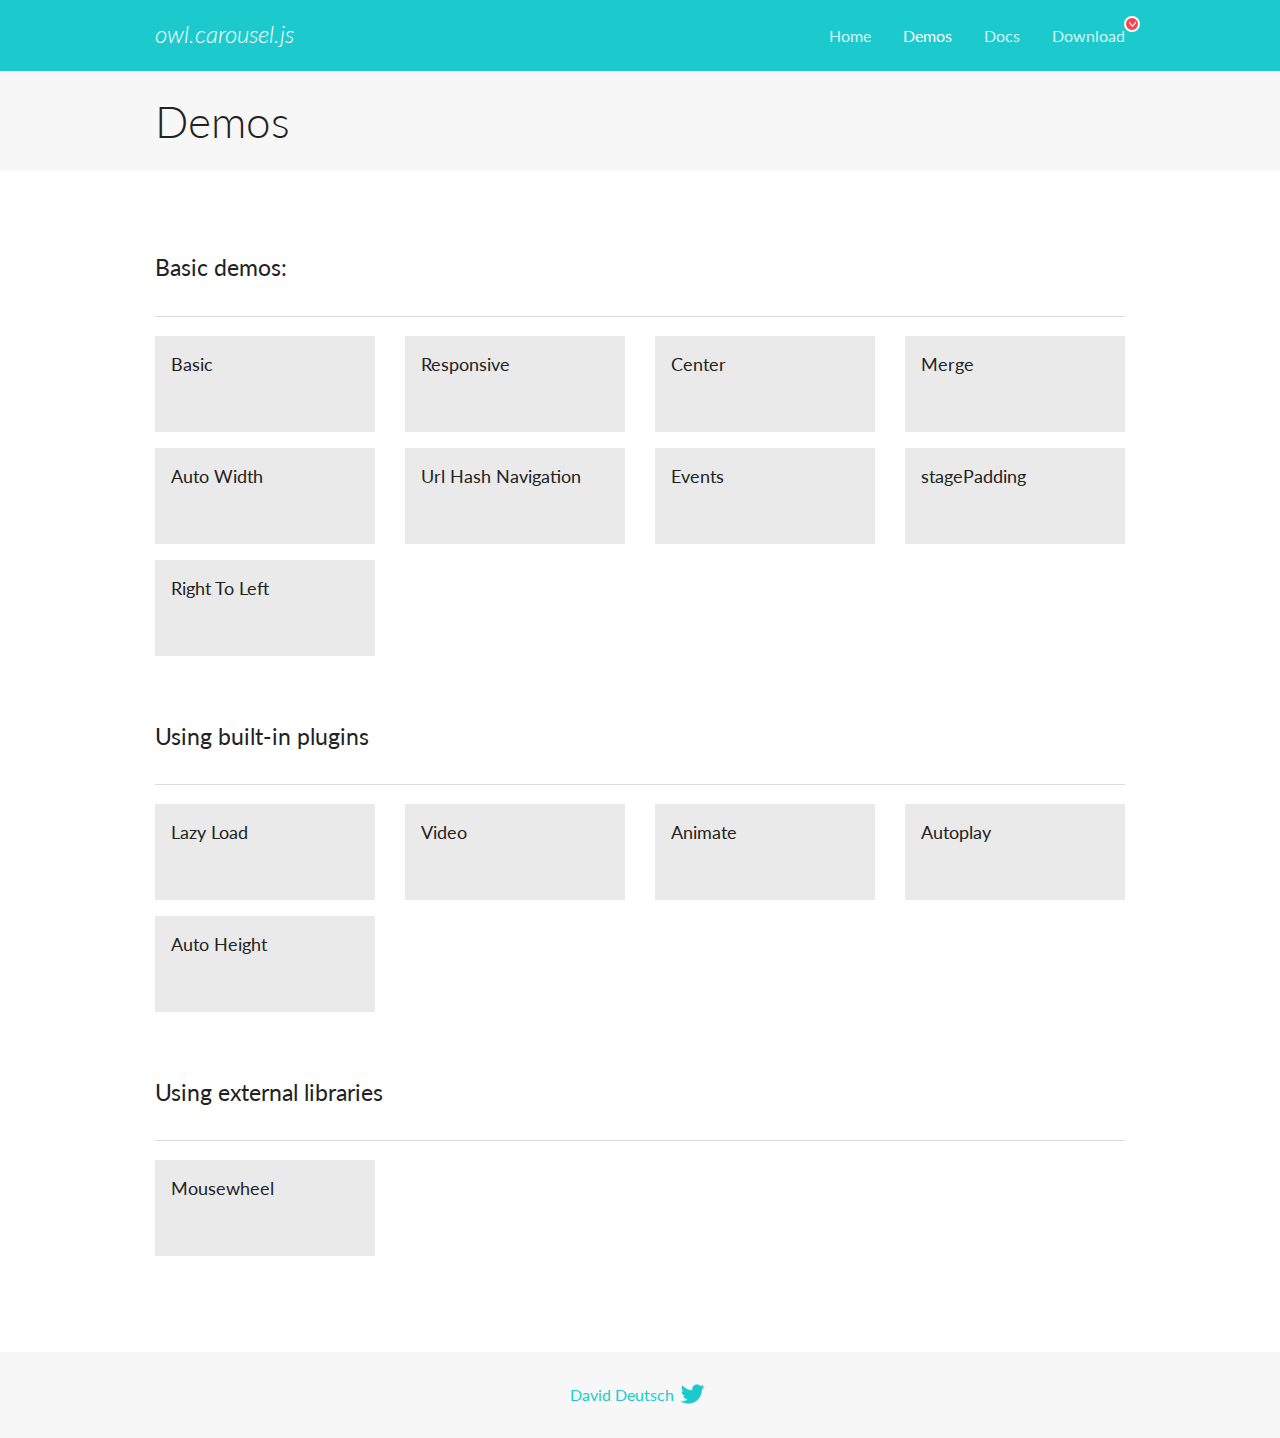
<file: OwlCarousel2-2.3.4/docs/demos/demos.html>
<!DOCTYPE html>
<html lang="en">
  <head>

    <!-- head -->
    <meta charset="utf-8">
    <meta name="msapplication-tap-highlight" content="no" />
    <meta name="viewport" content="width=device-width, initial-scale=1.0" />
    <meta name="description" content="A list of Owl Carousel examples.">
    <meta name="author" content="David Deutsch">
    <title>
      Demos | Owl Carousel | 2.3.4
    </title>

    <!-- Stylesheets -->
    <link href='https://fonts.googleapis.com/css?family=Lato:300,400,700,400italic,300italic' rel='stylesheet' type='text/css'>
    <link rel="stylesheet" href="../assets/css/docs.theme.min.css">

    <!-- Owl Stylesheets -->
    <link rel="stylesheet" href="../assets/owlcarousel/assets/owl.carousel.min.css">
    <link rel="stylesheet" href="../assets/owlcarousel/assets/owl.theme.default.min.css">

    <!-- HTML5 shim and Respond.js IE8 support of HTML5 elements and media queries -->

    <!--[if lt IE 9]>
      <script src="https://oss.maxcdn.com/libs/html5shiv/3.7.0/html5shiv.js"></script>
      <script src="https://oss.maxcdn.com/libs/respond.js/1.3.0/respond.min.js"></script>
    <![endif]-->

    <!-- Favicons -->
    <link rel="apple-touch-icon-precomposed" sizes="144x144" href="../assets/ico/apple-touch-icon-144-precomposed.png">
    <link rel="shortcut icon" href="../assets/ico/favicon.png">
    <link rel="shortcut icon" href="favicon.ico">

    <!-- Yeah i know js should not be in header. Its required for demos.-->

    <!-- javascript -->
    <script src="../assets/vendors/jquery.min.js"></script>
    <script src="../assets/owlcarousel/owl.carousel.js"></script>
  </head>
  <body>

    <!-- header -->
    <header class="header">
      <div class="row">
        <div class="large-12 columns">
          <div class="brand left">
            <h3>
              <a href="/OwlCarousel2/">owl.carousel.js</a> 
            </h3>
          </div>
          <a id="toggle-nav" class="right">
            <span></span> <span></span> <span></span> 
          </a> 
          <div class="nav-bar">
            <ul class="clearfix">
              <li> <a href="/OwlCarousel2/index.html">Home</a>  </li>
              <li class="active">
                <a href="/OwlCarousel2/demos/demos.html">Demos</a> 
              </li>
              <li> <a href="/OwlCarousel2/docs/started-welcome.html">Docs</a>  </li>
              <li>
                <a href="https://github.com/OwlCarousel2/OwlCarousel2/archive/2.3.4.zip">Download</a> 
                <span class="download"></span> 
              </li>
            </ul>
          </div>
        </div>
      </div>
    </header>

    <!-- title -->
    <section class="title">
      <div class="row">
        <div class="large-12 columns">
          <h1>Demos</h1>
        </div>
      </div>
    </section>

    <!--  Demos -->
    <section id="demos">
      <div class="row">
        <div class="large-12 columns">
          <h4 id="basic-demos-">Basic demos:</h4>
          <hr>
          <div class="demo-list">
            <div class="row">
              <div class="small-6 medium-4 large-3 columns">
                <a href="basic.html" class="demo-block">
                  <h5>Basic </h5>
                </a> 
              </div>
              <div class="small-6 medium-4 large-3 columns">
                <a href="responsive.html" class="demo-block">
                  <h5>Responsive </h5>
                </a> 
              </div>
              <div class="small-6 medium-4 large-3 columns">
                <a href="center.html" class="demo-block">
                  <h5>Center </h5>
                </a> 
              </div>
              <div class="small-6 medium-4 large-3 columns">
                <a href="merge.html" class="demo-block">
                  <h5>Merge </h5>
                </a> 
              </div>
              <div class="small-6 medium-4 large-3 columns">
                <a href="autowidth.html" class="demo-block">
                  <h5>Auto Width </h5>
                </a> 
              </div>
              <div class="small-6 medium-4 large-3 columns">
                <a href="urlhashnav.html" class="demo-block">
                  <h5>Url Hash Navigation </h5>
                </a> 
              </div>
              <div class="small-6 medium-4 large-3 columns">
                <a href="events.html" class="demo-block">
                  <h5>Events </h5>
                </a> 
              </div>
              <div class="small-6 medium-4 large-3 columns">
                <a href="stagepadding.html" class="demo-block">
                  <h5>stagePadding </h5>
                </a> 
              </div>
              <div class="small-6 medium-4 large-3 columns">
                <a href="rtl.html" class="demo-block">
                  <h5>Right To Left </h5>
                </a> 
              </div>
            </div>
          </div>
          <h4 id="using-built-in-plugins">Using built-in plugins</h4>
          <hr>
          <div class="demo-list">
            <div class="row">
              <div class="small-6 medium-4 large-3 columns">
                <a href="lazyLoad.html" class="demo-block">
                  <h5>Lazy Load </h5>
                </a> 
              </div>
              <div class="small-6 medium-4 large-3 columns">
                <a href="video.html" class="demo-block">
                  <h5>Video </h5>
                </a> 
              </div>
              <div class="small-6 medium-4 large-3 columns">
                <a href="animate.html" class="demo-block">
                  <h5>Animate </h5>
                </a> 
              </div>
              <div class="small-6 medium-4 large-3 columns">
                <a href="autoplay.html" class="demo-block">
                  <h5>Autoplay </h5>
                </a> 
              </div>
              <div class="small-6 medium-4 large-3 columns">
                <a href="autoheight.html" class="demo-block">
                  <h5>Auto Height </h5>
                </a> 
              </div>
            </div>
          </div>
          <h4 id="using-external-libraries">Using external libraries</h4>
          <hr>
          <div class="demo-list">
            <div class="row">
              <div class="small-6 medium-4 large-3 columns">
                <a href="mousewheel.html" class="demo-block">
                  <h5>Mousewheel </h5>
                </a> 
              </div>
            </div>
          </div>
        </div>
      </div>
    </section>

    <!-- footer -->
    <footer class="footer">
      <div class="row">
        <div class="large-12 columns">
          <h5>
            <a href="/OwlCarousel2/docs/support-contact.html">David Deutsch</a> 
            <a id="custom-tweet-button" href="https://twitter.com/share?url=https://github.com/OwlCarousel2/OwlCarousel2&text=Owl Carousel - This is so awesome! " target="_blank"></a> 
          </h5>
        </div>
      </div>
    </footer>

    <!-- vendors -->
    <script src="../assets/vendors/highlight.js"></script>
    <script src="../assets/js/app.js"></script>
  </body>
</html>
</file>
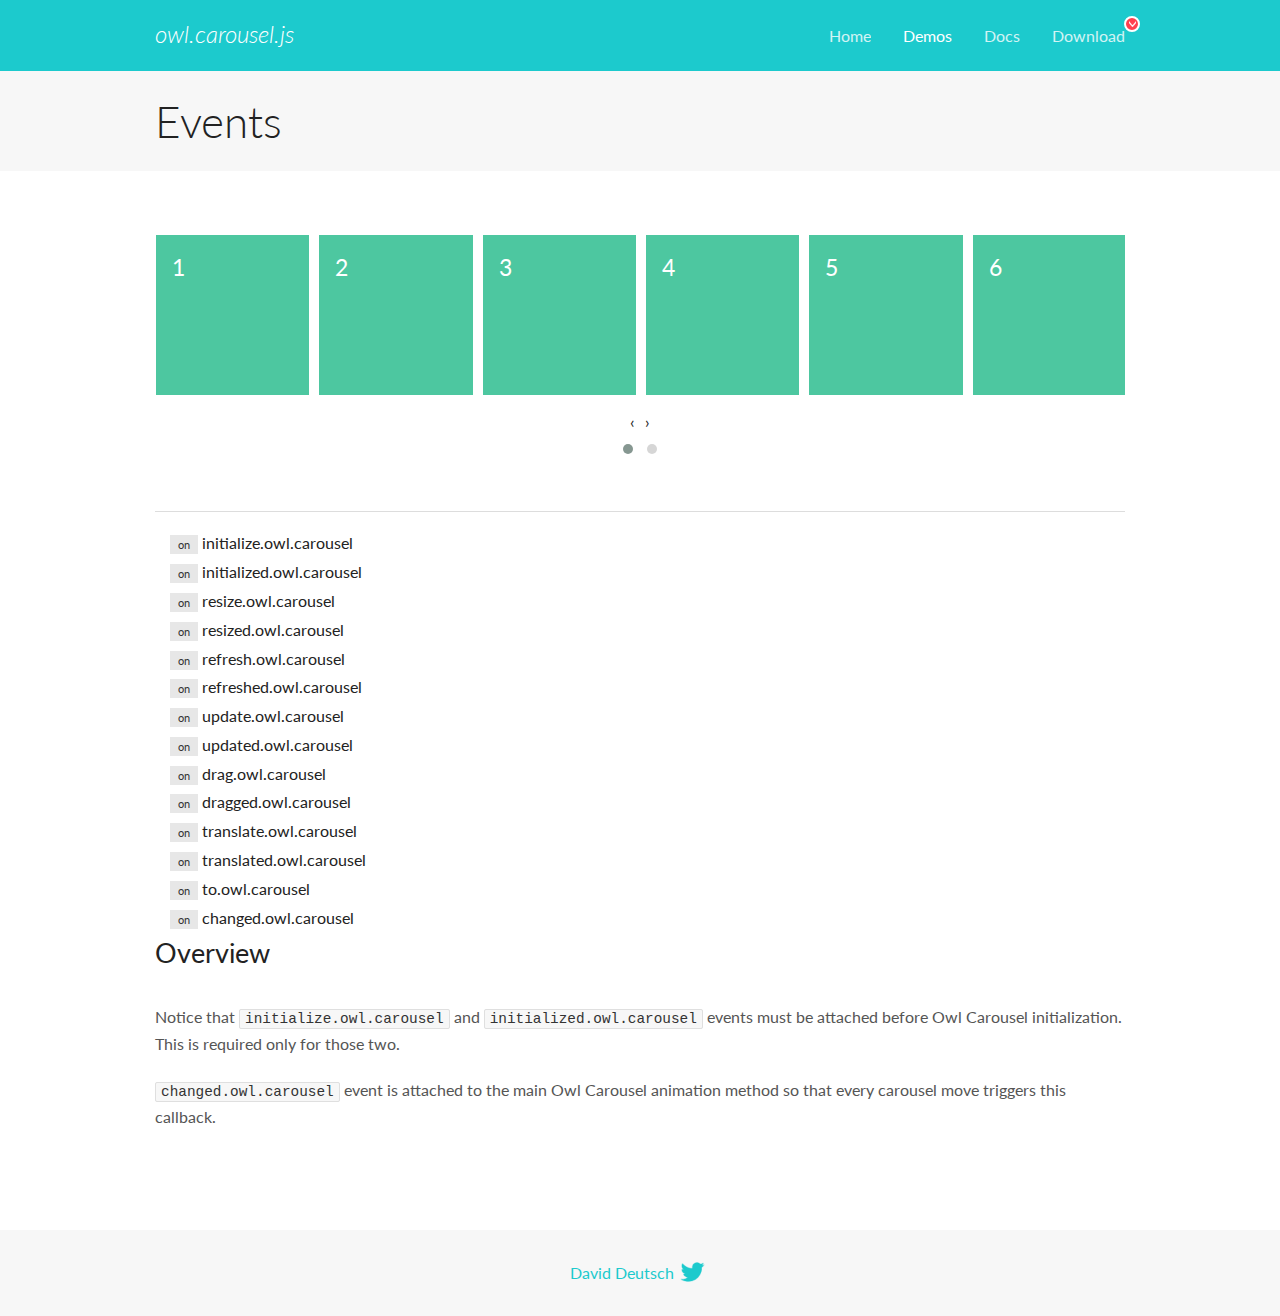
<file: OwlCarousel2-2.3.4/docs/demos/events.html>
<!DOCTYPE html>
<html lang="en">
  <head>

    <!-- head -->
    <meta charset="utf-8">
    <meta name="msapplication-tap-highlight" content="no" />
    <meta name="viewport" content="width=device-width, initial-scale=1.0" />
    <meta name="description" content="Events usage demo">
    <meta name="author" content="David Deutsch">
    <title>
      Events Demo | Owl Carousel | 2.3.4
    </title>

    <!-- Stylesheets -->
    <link href='https://fonts.googleapis.com/css?family=Lato:300,400,700,400italic,300italic' rel='stylesheet' type='text/css'>
    <link rel="stylesheet" href="../assets/css/docs.theme.min.css">

    <!-- Owl Stylesheets -->
    <link rel="stylesheet" href="../assets/owlcarousel/assets/owl.carousel.min.css">
    <link rel="stylesheet" href="../assets/owlcarousel/assets/owl.theme.default.min.css">

    <!-- HTML5 shim and Respond.js IE8 support of HTML5 elements and media queries -->

    <!--[if lt IE 9]>
      <script src="https://oss.maxcdn.com/libs/html5shiv/3.7.0/html5shiv.js"></script>
      <script src="https://oss.maxcdn.com/libs/respond.js/1.3.0/respond.min.js"></script>
    <![endif]-->

    <!-- Favicons -->
    <link rel="apple-touch-icon-precomposed" sizes="144x144" href="../assets/ico/apple-touch-icon-144-precomposed.png">
    <link rel="shortcut icon" href="../assets/ico/favicon.png">
    <link rel="shortcut icon" href="favicon.ico">

    <!-- Yeah i know js should not be in header. Its required for demos.-->

    <!-- javascript -->
    <script src="../assets/vendors/jquery.min.js"></script>
    <script src="../assets/owlcarousel/owl.carousel.js"></script>
  </head>
  <body>

    <!-- header -->
    <header class="header">
      <div class="row">
        <div class="large-12 columns">
          <div class="brand left">
            <h3>
              <a href="/OwlCarousel2/">owl.carousel.js</a> 
            </h3>
          </div>
          <a id="toggle-nav" class="right">
            <span></span> <span></span> <span></span> 
          </a> 
          <div class="nav-bar">
            <ul class="clearfix">
              <li> <a href="/OwlCarousel2/index.html">Home</a>  </li>
              <li class="active">
                <a href="/OwlCarousel2/demos/demos.html">Demos</a> 
              </li>
              <li> <a href="/OwlCarousel2/docs/started-welcome.html">Docs</a>  </li>
              <li>
                <a href="https://github.com/OwlCarousel2/OwlCarousel2/archive/2.3.4.zip">Download</a> 
                <span class="download"></span> 
              </li>
            </ul>
          </div>
        </div>
      </div>
    </header>

    <!-- title -->
    <section class="title">
      <div class="row">
        <div class="large-12 columns">
          <h1>Events</h1>
        </div>
      </div>
    </section>

    <!--  Demos -->
    <section id="demos">
      <div class="row">
        <div class="large-12 columns">
          <div class="owl-carousel owl-theme">
            <div class="item">
              <h4>1</h4>
            </div>
            <div class="item">
              <h4>2</h4>
            </div>
            <div class="item">
              <h4>3</h4>
            </div>
            <div class="item">
              <h4>4</h4>
            </div>
            <div class="item">
              <h4>5</h4>
            </div>
            <div class="item">
              <h4>6</h4>
            </div>
            <div class="item">
              <h4>7</h4>
            </div>
            <div class="item">
              <h4>8</h4>
            </div>
            <div class="item">
              <h4>9</h4>
            </div>
            <div class="item">
              <h4>10</h4>
            </div>
            <div class="item">
              <h4>11</h4>
            </div>
            <div class="item">
              <h4>12</h4>
            </div>
          </div>
          <hr>
          <div class="large-12 columns callbacks">
            <div><span class="label secondary initialize">on</span>  initialize.owl.carousel </div>
            <div><span class="label secondary initialized">on</span>  initialized.owl.carousel </div>
            <div><span class="label secondary resize">on</span>  resize.owl.carousel </div>
            <div><span class="label secondary resized">on</span>  resized.owl.carousel </div>
            <div><span class="label secondary refresh">on</span>  refresh.owl.carousel </div>
            <div><span class="label secondary refreshed">on</span>  refreshed.owl.carousel </div>
            <div><span class="label secondary update">on</span>  update.owl.carousel </div>
            <div><span class="label secondary updated">on</span>  updated.owl.carousel </div>
            <div><span class="label secondary drag">on</span>  drag.owl.carousel </div>
            <div><span class="label secondary dragged">on</span>  dragged.owl.carousel </div>
            <div><span class="label secondary translate">on</span>  translate.owl.carousel </div>
            <div><span class="label secondary translated">on</span>  translated.owl.carousel </div>
            <div><span class="label secondary to">on</span>  to.owl.carousel </div>
            <div><span class="label secondary changed">on</span>  changed.owl.carousel </div>
          </div>
          <h3 id="overview">Overview</h3>
          <p>Notice that <code>initialize.owl.carousel</code> and <code>initialized.owl.carousel</code> events must be attached before Owl Carousel initialization. This is required only for those two.</p>
          <p><code>changed.owl.carousel</code> event is attached to the main Owl Carousel animation method so that every carousel move triggers this callback.</p>
          <script>
            jQuery(document).ready(function($) {
              var owl = $('.owl-carousel');
              owl.on('initialize.owl.carousel initialized.owl.carousel ' +
                'initialize.owl.carousel initialize.owl.carousel ' +
                'resize.owl.carousel resized.owl.carousel ' +
                'refresh.owl.carousel refreshed.owl.carousel ' +
                'update.owl.carousel updated.owl.carousel ' +
                'drag.owl.carousel dragged.owl.carousel ' +
                'translate.owl.carousel translated.owl.carousel ' +
                'to.owl.carousel changed.owl.carousel',
                function(e) {
                  $('.' + e.type)
                    .removeClass('secondary')
                    .addClass('success');
                  window.setTimeout(function() {
                    $('.' + e.type)
                      .removeClass('success')
                      .addClass('secondary');
                  }, 500);
                });
              owl.owlCarousel({
                loop: true,
                nav: true,
                lazyLoad: true,
                margin: 10,
                video: true,
                responsive: {
                  0: {
                    items: 1
                  },
                  600: {
                    items: 3
                  },
                  960: {
                    items: 5,
                  },
                  1200: {
                    items: 6
                  }
                }
              });
            });
          </script>
        </div>
      </div>
    </section>

    <!-- footer -->
    <footer class="footer">
      <div class="row">
        <div class="large-12 columns">
          <h5>
            <a href="/OwlCarousel2/docs/support-contact.html">David Deutsch</a> 
            <a id="custom-tweet-button" href="https://twitter.com/share?url=https://github.com/OwlCarousel2/OwlCarousel2&text=Owl Carousel - This is so awesome! " target="_blank"></a> 
          </h5>
        </div>
      </div>
    </footer>

    <!-- vendors -->
    <script src="../assets/vendors/highlight.js"></script>
    <script src="../assets/js/app.js"></script>
  </body>
</html>
</file>
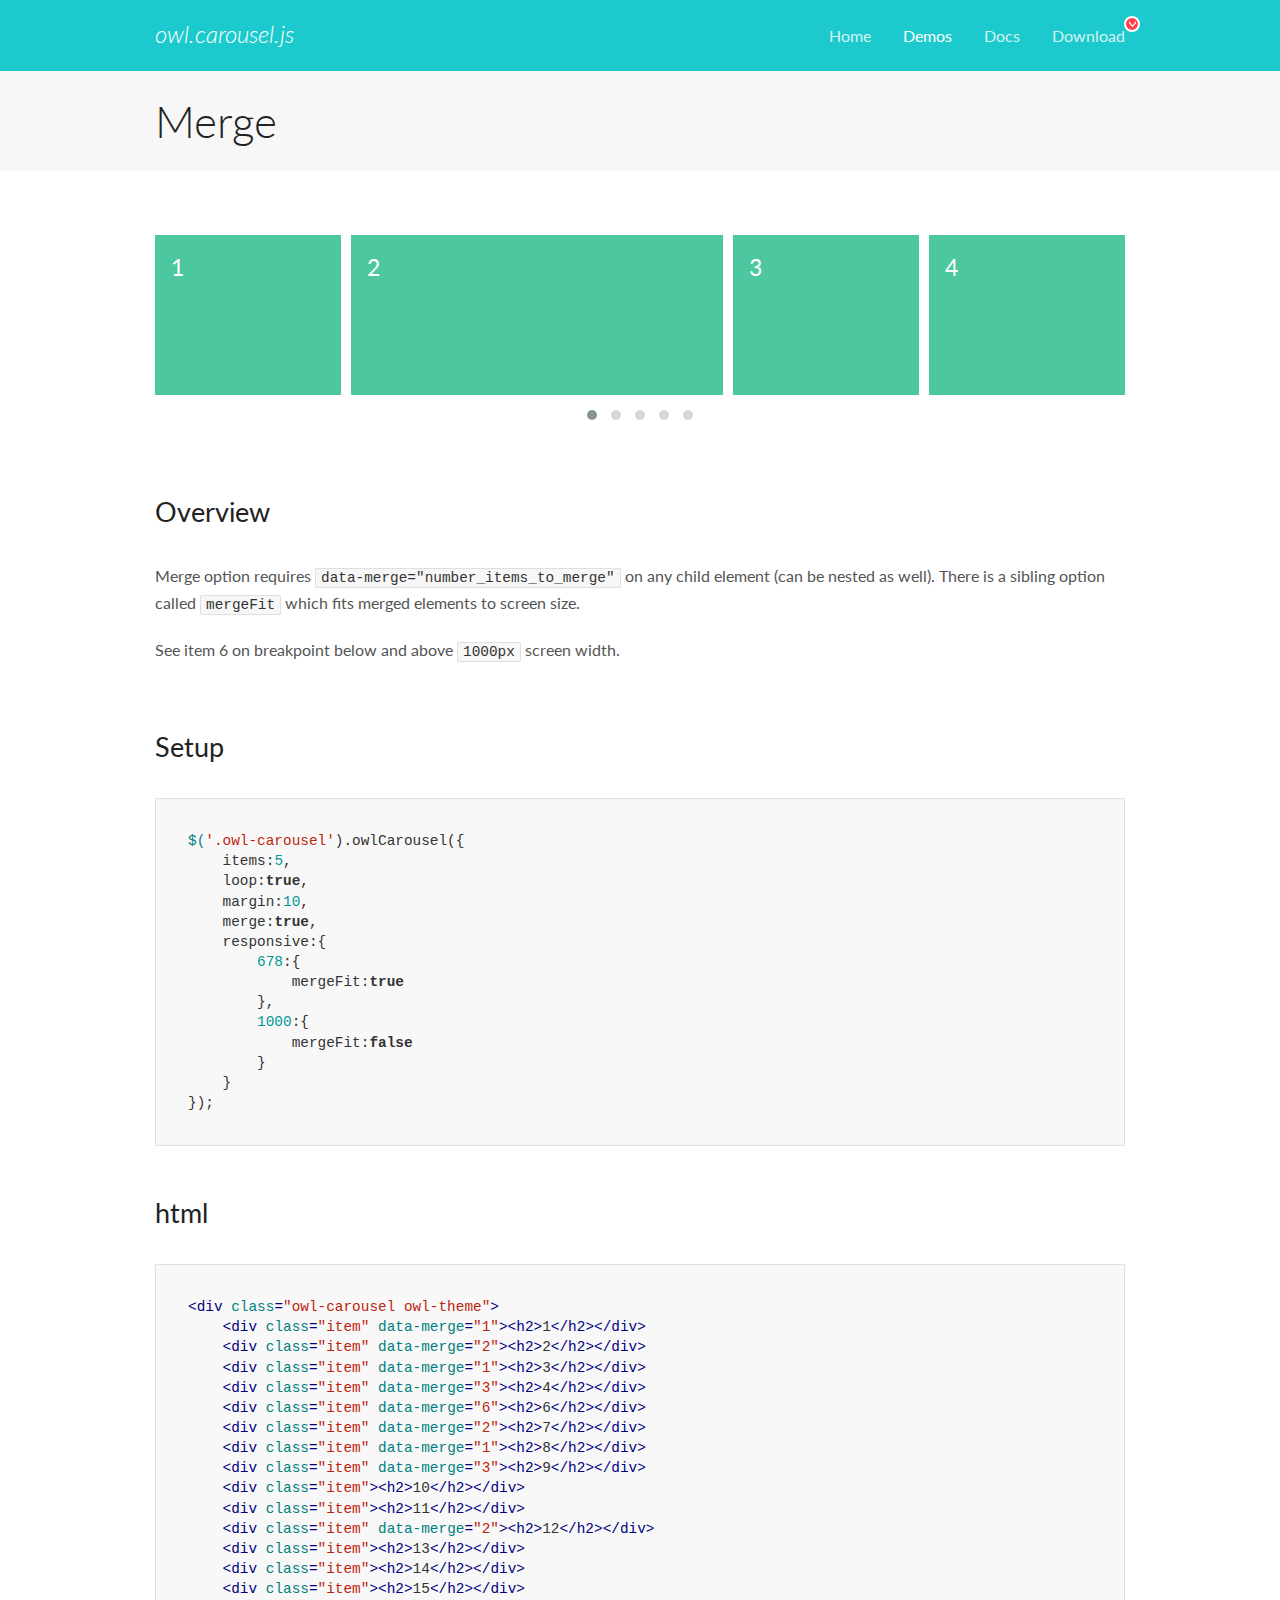
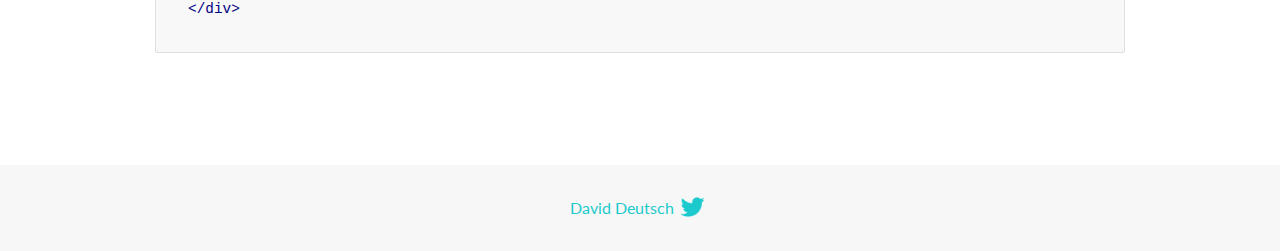
<file: OwlCarousel2-2.3.4/docs/demos/merge.html>
<!DOCTYPE html>
<html lang="en">
  <head>

    <!-- head -->
    <meta charset="utf-8">
    <meta name="msapplication-tap-highlight" content="no" />
    <meta name="viewport" content="width=device-width, initial-scale=1.0" />
    <meta name="description" content="Merge Items">
    <meta name="author" content="David Deutsch">
    <title>
      Merge Demo | Owl Carousel | 2.3.4
    </title>

    <!-- Stylesheets -->
    <link href='https://fonts.googleapis.com/css?family=Lato:300,400,700,400italic,300italic' rel='stylesheet' type='text/css'>
    <link rel="stylesheet" href="../assets/css/docs.theme.min.css">

    <!-- Owl Stylesheets -->
    <link rel="stylesheet" href="../assets/owlcarousel/assets/owl.carousel.min.css">
    <link rel="stylesheet" href="../assets/owlcarousel/assets/owl.theme.default.min.css">

    <!-- HTML5 shim and Respond.js IE8 support of HTML5 elements and media queries -->

    <!--[if lt IE 9]>
      <script src="https://oss.maxcdn.com/libs/html5shiv/3.7.0/html5shiv.js"></script>
      <script src="https://oss.maxcdn.com/libs/respond.js/1.3.0/respond.min.js"></script>
    <![endif]-->

    <!-- Favicons -->
    <link rel="apple-touch-icon-precomposed" sizes="144x144" href="../assets/ico/apple-touch-icon-144-precomposed.png">
    <link rel="shortcut icon" href="../assets/ico/favicon.png">
    <link rel="shortcut icon" href="favicon.ico">

    <!-- Yeah i know js should not be in header. Its required for demos.-->

    <!-- javascript -->
    <script src="../assets/vendors/jquery.min.js"></script>
    <script src="../assets/owlcarousel/owl.carousel.js"></script>
  </head>
  <body>

    <!-- header -->
    <header class="header">
      <div class="row">
        <div class="large-12 columns">
          <div class="brand left">
            <h3>
              <a href="/OwlCarousel2/">owl.carousel.js</a> 
            </h3>
          </div>
          <a id="toggle-nav" class="right">
            <span></span> <span></span> <span></span> 
          </a> 
          <div class="nav-bar">
            <ul class="clearfix">
              <li> <a href="/OwlCarousel2/index.html">Home</a>  </li>
              <li class="active">
                <a href="/OwlCarousel2/demos/demos.html">Demos</a> 
              </li>
              <li> <a href="/OwlCarousel2/docs/started-welcome.html">Docs</a>  </li>
              <li>
                <a href="https://github.com/OwlCarousel2/OwlCarousel2/archive/2.3.4.zip">Download</a> 
                <span class="download"></span> 
              </li>
            </ul>
          </div>
        </div>
      </div>
    </header>

    <!-- title -->
    <section class="title">
      <div class="row">
        <div class="large-12 columns">
          <h1>Merge</h1>
        </div>
      </div>
    </section>

    <!--  Demos -->
    <section id="demos">
      <div class="row">
        <div class="large-12 columns">
          <div class="owl-carousel owl-theme">
            <div class="item" data-merge="1">
              <h4>1</h4>
            </div>
            <div class="item" data-merge="2">
              <h4>2</h4>
            </div>
            <div class="item" data-merge="1">
              <h4>3</h4>
            </div>
            <div class="item" data-merge="3">
              <h4>4</h4>
            </div>
            <div class="item" data-merge="6">
              <h4>6</h4>
            </div>
            <div class="item" data-merge="2">
              <h4>7</h4>
            </div>
            <div class="item" data-merge="1">
              <h4>8</h4>
            </div>
            <div class="item" data-merge="3">
              <h4>9</h4>
            </div>
            <div class="item">
              <h4>10</h4>
            </div>
            <div class="item">
              <h4>11</h4>
            </div>
            <div class="item" data-merge="2">
              <h4>12</h4>
            </div>
            <div class="item">
              <h4>13</h4>
            </div>
            <div class="item">
              <h4>14</h4>
            </div>
            <div class="item">
              <h4>15</h4>
            </div>
          </div>
          <h3 id="overview">Overview</h3>
          <p>Merge option requires <code>data-merge=&quot;number_items_to_merge&quot;</code> on any child element (can be nested as well). There is a sibling option called <code>mergeFit</code> which fits merged elements to screen size. </p>
          <p>See item 6 on breakpoint below and above <code>1000px</code> screen width.</p>
          <h3 id="setup">Setup</h3>
          <pre><code>$(&#39;.owl-carousel&#39;).owlCarousel({
    items:5,
    loop:true,
    margin:10,
    merge:true,
    responsive:{
        678:{
            mergeFit:true
        },
        1000:{
            mergeFit:false
        }
    }
});</code></pre>
          <h3 id="html">html</h3>
          <pre><code>&lt;div class=&quot;owl-carousel owl-theme&quot;&gt;
    &lt;div class=&quot;item&quot; data-merge=&quot;1&quot;&gt;&lt;h2&gt;1&lt;/h2&gt;&lt;/div&gt;
    &lt;div class=&quot;item&quot; data-merge=&quot;2&quot;&gt;&lt;h2&gt;2&lt;/h2&gt;&lt;/div&gt;
    &lt;div class=&quot;item&quot; data-merge=&quot;1&quot;&gt;&lt;h2&gt;3&lt;/h2&gt;&lt;/div&gt;
    &lt;div class=&quot;item&quot; data-merge=&quot;3&quot;&gt;&lt;h2&gt;4&lt;/h2&gt;&lt;/div&gt;
    &lt;div class=&quot;item&quot; data-merge=&quot;6&quot;&gt;&lt;h2&gt;6&lt;/h2&gt;&lt;/div&gt;
    &lt;div class=&quot;item&quot; data-merge=&quot;2&quot;&gt;&lt;h2&gt;7&lt;/h2&gt;&lt;/div&gt;
    &lt;div class=&quot;item&quot; data-merge=&quot;1&quot;&gt;&lt;h2&gt;8&lt;/h2&gt;&lt;/div&gt;
    &lt;div class=&quot;item&quot; data-merge=&quot;3&quot;&gt;&lt;h2&gt;9&lt;/h2&gt;&lt;/div&gt;
    &lt;div class=&quot;item&quot;&gt;&lt;h2&gt;10&lt;/h2&gt;&lt;/div&gt;
    &lt;div class=&quot;item&quot;&gt;&lt;h2&gt;11&lt;/h2&gt;&lt;/div&gt;
    &lt;div class=&quot;item&quot; data-merge=&quot;2&quot;&gt;&lt;h2&gt;12&lt;/h2&gt;&lt;/div&gt;
    &lt;div class=&quot;item&quot;&gt;&lt;h2&gt;13&lt;/h2&gt;&lt;/div&gt;
    &lt;div class=&quot;item&quot;&gt;&lt;h2&gt;14&lt;/h2&gt;&lt;/div&gt;
    &lt;div class=&quot;item&quot;&gt;&lt;h2&gt;15&lt;/h2&gt;&lt;/div&gt;
&lt;/div&gt;</code></pre>
          <script>
            $(document).ready(function() {
              $('.owl-carousel').owlCarousel({
                items: 5,
                loop: true,
                margin: 10,
                merge: true,
                responsive: {
                  678: {
                    mergeFit: true
                  },
                  1000: {
                    mergeFit: false
                  }
                }
              });
            })
          </script>
        </div>
      </div>
    </section>

    <!-- footer -->
    <footer class="footer">
      <div class="row">
        <div class="large-12 columns">
          <h5>
            <a href="/OwlCarousel2/docs/support-contact.html">David Deutsch</a> 
            <a id="custom-tweet-button" href="https://twitter.com/share?url=https://github.com/OwlCarousel2/OwlCarousel2&text=Owl Carousel - This is so awesome! " target="_blank"></a> 
          </h5>
        </div>
      </div>
    </footer>

    <!-- vendors -->
    <script src="../assets/vendors/highlight.js"></script>
    <script src="../assets/js/app.js"></script>
  </body>
</html>
</file>
<file: CSS/style2.css>
html, body {
    font-family: 'Roboto', sans-serif;
}

* {
    margin: 0;
    padding: 0;
    box-sizing: border-box;
}
p {
color: #5a5a5a;
}
.btn-primary:active{
    background-color: transparent;
}
/* header ====================================================== */
body .one {
    z-index: 999999999;
    color: #e6ebff;
    position: fixed;
    top: 75px;
    right: 20px;
    background-color: #0D1326;
    padding: 25px;
    border-radius: 50%;
    opacity: 0.5;
    cursor: pointer;
}
header {
    background-color: white;
    padding: 0px;
    transition: all 0.4s ease 0s;
    height: 90px;
    display: grid;
    align-items: center;
    box-shadow: 0 3px 9px rgb(0 0 0 / 5%);
}
header.nav-fixed {
    padding: 0px;
    height: 70px;
    border-bottom: none;
    box-shadow: 0 3px 6px 0 rgb(0 0 0 / 5%)
}
@media only screen and (max-width: 991px) {
    header {
        height: auto;
        padding: 14px 0;
    }
}
@media only screen and (max-width: 991px){
    header.nav-fixed {
        height: auto;
        padding: 4px 0;
    }
}

.navbar {
    z-index: 99990;
}
.navbar-dark .navbar-nav .active > .nav-link {
    color: #dc4f72;
}
.navbar-dark .navbar-nav .show>.nav-link {
    color: black;
}
@media screen and (max-width: 991px){
    .navbar-dark .navbar-nav .show>.nav-link {
          transform: translateX(56px);
    }
}
#site-header .navbar-dark .navbar-nav .home:hover {
    color:#dc4f72;
}
.navbar-dark .navbar-nav .nav-link:focus {
    color: black;
}
.navbar-dark .navbar-nav .nav-link:after {
    content: "";
    width: 0;
    height: 3px;
    background-color: #dc4f72;
    display: block;
    transition: all 0.5s;
}
.navbar-dark .navbar-nav .nav-link:hover:after {
    width: 20px;
}
.navbar-dark .navbar-nav .nav-link {
    color: #2C3038;
}
.navbar-dark .navbar-nav .nav-link:hover {
    color: black;
    cursor: pointer;
}
header .navbar-toggler {
    background-color: #dc4f72;
    color: white;
}
.navbar-dark .navbar-brand {
    color: #dc4f72;
    font-size: 25px;
    font-weight: bold;
}.navbar-dark .navbar-brand:hover {
    color: #dc4f72
}
#portnavbar .nav-item {
    padding-right: 1.5rem;
}
#portnavbar .dropdown-item:after {
    content: "";
    width: 0;
    height: 2px;
    background-color: #dc4f72;
    display: block;
    transition: all 0.5s;
}
#portnavbar .dropdown-item:hover:after {
    width: 20px;
}
#portnavbar .dropdown-item:hover {
    color: #dc4f72;
    background-color: transparent;
}
.dropdown-item {
    padding: 0.5rem 1.5rem;
}
.dropdown-menu {
    left: -40px;
    border-radius: 25px;
    width: 11rem;
}
.button1{
    color: #dc4f72;
    font-weight: bold;
    padding: 14px 28px;
    transition: all .5s;
    border: 1px solid #dc4f72;
    background-color:white;
    border-radius: 5px;
}
.button1:hover {
    color: #fff;
    background-color: #dc4f72;
    border-color: #dc4f72;
}
.button1:focus {
    color: #fff;
    background-color: #dc4f72;
    border-color: #dc4f72;
    box-shadow: 0 0 0 0.2rem #dc4f7271;
}
.aside-wrapper {
    position: absolute;
    right: 0;
    top: 0;
}
.navbar_icon {
    color: white;
}
.navbar_icon:focus {
    border: 1px solid black
}
.navbar-dark .navbar-toggler:focus {
    color: rgba(255,255,255,.5);
    border-color: rgb(0 0 0);    
}
/* Sidebar =========================================================== */
.aside-wrapper {
    top: 70px;
    right: 0;
    text-align: center;
    padding: 0px 20px;
    background: #0D1326;
    border-top-left-radius: 9px;
    border-bottom-left-radius: 9px;
    font-size: 15px;
    z-index: 99; 
    position: fixed;  
}
.aside-wrapper a {
    color: #a0a5b6;
    transition: all 0.5s;
}
.aside-wrapper a:hover {
    color: white;
    text-decoration: none;
}

.aside-wrapper li{
    list-style: none;
    margin-bottom: 45px;
    margin-top: 35px;
}
.aside-wrapper span {
    color: transparent;
    padding: 25px;
    border-radius: 50%;
    background-color: transparent;
    text-align: center;
}
/* cAROUSEL ========================================================= */
.carousel {
    margin-top: 170px;
}
.carousel h1{
    font-weight: bold;
    font-size: 50px;
}
.carousel h3{
    font-size: 40px;
}
.carousel h5{
    color: #999;
}
#carousel2 .row button {
    color: white;
    background-color: #dc4f72;
    padding: 20px 35px;
    border-radius: 6px;
    border:1px solid #dc4f72;
    font-weight: bold;
    transition: all 0.3s ease-in-out;
    margin-top: 20px;
}
#carousel2 .row button:hover{
    background-color:#d62f58;
}
#carousel2 .row button:focus {
    background-color:#d62f58;
    box-shadow: 0 0 0 0.2rem rgb(225 105 135 / 50%);
}
#carousel2 .card-body {
    padding: 0px 10px;
}
#carousel2 .card-body img {
    width: 60px;
    height: 60px;
    border-radius: 50%;
    background-color: #e6ebff67;
    padding: 15px;
    margin-bottom: 15px;
}
#carousel2 .row h4{
    font-size: 18px;
    font-weight: bold;
}
/* Best ================================================================= */
#best2 {
    margin: 50px 0;
    background-color: #F7F9FC;
}
#best2 .container {
    padding: 50px 0;
}
#best2 .title {
    padding: 0 20px;
}
#best2 .tittle h5{
    color: #dc4f72;
}
#best2 .mobileicon {
    width: 50px;
    height: 50px;
    border-radius: 50%;
    background-color: white;
    position: relative;
    box-shadow: 0 0.5rem 1rem rgba(0, 0, 0, 0.09);
}
#best2 span {
    color: #d62f58;
    font-weight: bold;
    font-size: 20px;
    position: absolute;
    top:50%;
    left:50%;
    transform: translate(-50%,-50%);
}
#best2  h6 a {
    color: black;
    font-weight: 800;
    font-size: 18px;
    text-decoration: none;
    transition: all 0.5s ease-in-out;
}
#best2  h6 a:hover {
    color: #dc4f72;
}
#best2 .col-10 p, h6 {
    margin-bottom: 0;
}
#best2 img {
    transform: translateY(16px);
    transition: all 0.5s ease-in-out;
}
#best2 img:hover {
    transform: translateY(8px);
}
@media only screen and (max-width: 991px){
    .img-fluid {
        max-width: 85%;
        height: auto;
        transition: all 0.5s ease-in-out;
    }
}
/* Feature ================================================================= */
#feature2 {
    margin: 50px 0;
}
#feature2 .card {
    padding: 20px 10px;
    margin-top: 40px;
}
#feature2 .card-body {
    padding-top: 0px;
}
#feature2 .title {
    padding: 0 20px;
}
#feature2 .tittle h5{
    color: #dc4f72;
}
#feature2 img {
    width: 100%;
    border-radius: 6px;
    transition: all 0.5s ease-in-out;
    text-align: center;
}
#feature2 img:hover {
    transform: translateY(-10px);
}
#feature2 .row button {
    color: white;
    background-color: #dc4f72;
    padding: 20px 35px;
    border-radius: 6px;
    border:1px solid #dc4f72;
    font-weight: bold;
    transition: all 0.3s ease-in-out;
    margin: 10px 0 22px 0
}
#feature2 .row .card-right button {
    margin:0;
}
#feature2 .row button:hover{
    background-color:#d62f58;
}
#feature2 .row button:focus {
    background-color:#d62f58;
    box-shadow: 0 0 0 0.2rem rgb(225 105 135 / 50%);
}
#feature2 i {
    width: 30px;
    height: 30px;
    border-radius: 50%;
    background-color: #f7a4b831;
    color: #dc4f72;
    text-align: center;
    padding-top: 10px;
    font-size: 10px;
    margin-left: 5px;
}
#feature2 .note li {
    list-style: none;
    font-weight: bold;
    padding-bottom: 10px;
    font-size: 15px;
}
#feature2 h1 {
    font-size: 2.2rem;
}
/* footer ==================================================================== */
.footer {
    background-color: #F7F9FC;
    padding: 50px 0;
}
.footer .row h3 {
    font-size: 20px;
    line-height: 25px;
    color: #656f7b;
    margin-bottom: 30px;
    font-weight: 700;
}
.footer .footer-gd-16 li {
    list-style: none;
    margin: 10px 0;
}
.footer .footer-gd-16 a {
    text-decoration: none;
    color: #656f7b;
    line-height: 25px;
    padding: 0;
}
.footer .footer-gd-16 a:hover {
    color: #dc4f72;
}
.footer .end-column {
    background-color: #fff;
    padding: 2em;
    border-radius: 6px;
    box-shadow: 1px 5px 7.5px rgba(196, 196, 196, 0.2);
}
input[type="email"] {
    background:#F7F9FC;
    border: none;
    padding: 12px 20px;
    font-size: 16px;
    outline: none;
    width: 78%;
    color: #2C3038;
    font-weight: 600;
    border-radius: 6px;
}
.subscribe button {
    text-align: center;
    background:#dc4f72;
    border: none;
    outline: none;
    font-size: 16px;
    font-weight: 600;
    padding: 12px 20px;
    cursor: pointer;
    width: 20%;
    color: #fff;
    border-radius: 6px;
}

.footer .end-column h4 {
    font-size: 18px;
    line-height: 25px;
    color: #2C3038;
    margin-bottom: 30px;
    font-weight: 500;
}
.footer .end-column p {
    line-height: 22px;
    color: #5a5a5a;
    font-size: 16px;
}
.footer .below-section {
    border-top: 1px solid #eaeaea;
}
.footer .social li {
    list-style: none;
    margin-right: 5px;
    display: inline;
}
.footer .social li a span{
    color: black;
    padding: 0 10px;
}
@media screen and (max-width: 991px){
    .footer .below-section {
        display: block !important;
    }
}
@media only screen and (max-width: 991px){
    .footer .columns-2{
        text-align: center;
    }
}



/* BACK TO TOP =============================================================== */
.backToTop {
    height: 50px;
    width: 50px;
    text-align: center;
    line-height: 55px;
    background-color:#dc4f72;
    color: white;
    display: block;
    font-size: 1.5rem;
    /* cài đặt vị trí cố định theo body */
    position: fixed;
    right: 15px;
    bottom: 15px;

    /* ẩn nút back to top */
    visibility: hidden;
    opacity: 0;
}
.backToTop:hover {
    color: white;
}
/* hiện nút back to top */
.cd-top--is-visible {
    /* back-to-top button visible */
    /* visibility: ngăn thao tác bàn phím của người dùng */
    visibility: visible;
    opacity: 1;
}
</file>
